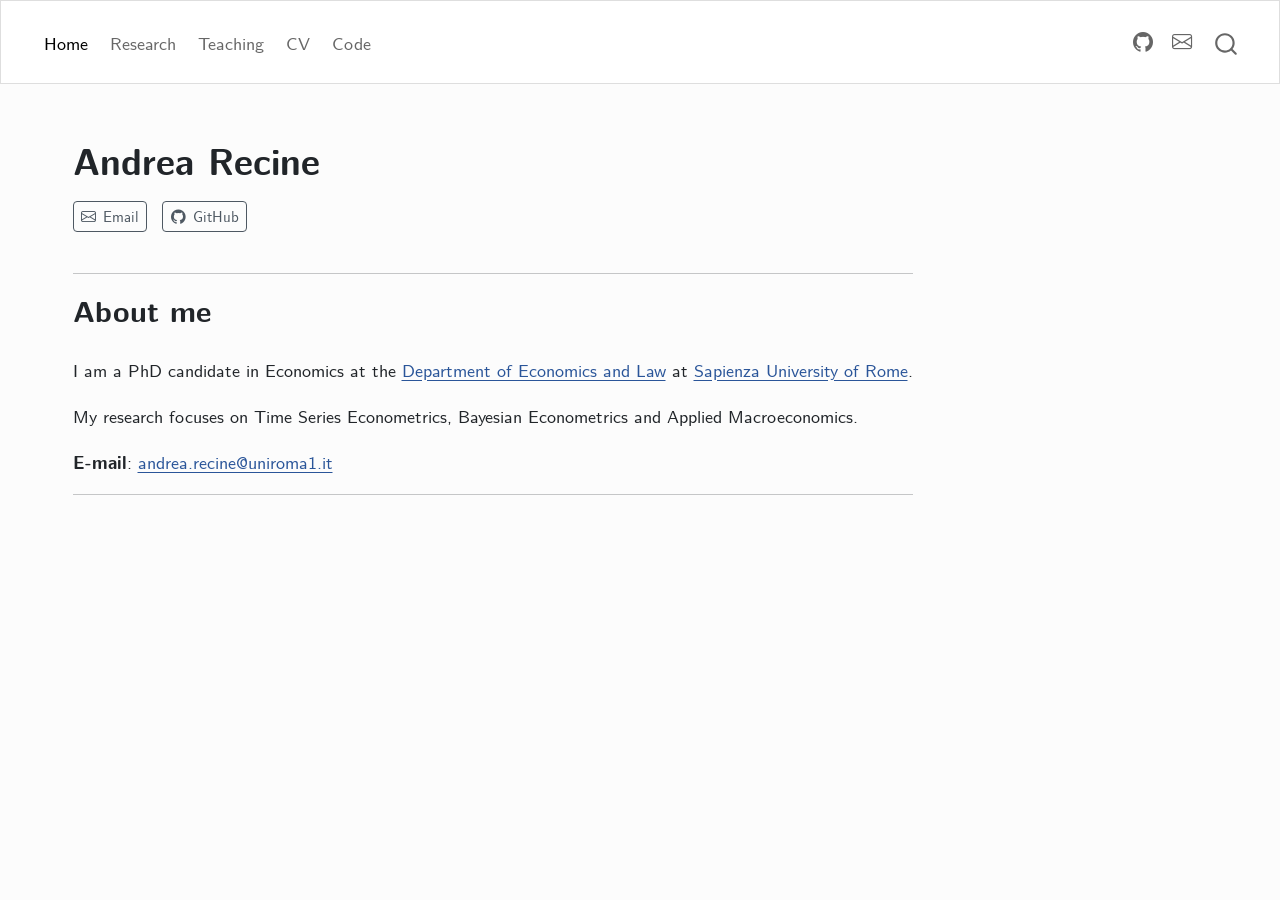
<file: docs/index.html>
<!DOCTYPE html>
<html xmlns="http://www.w3.org/1999/xhtml" lang="en" xml:lang="en"><head>

<meta charset="utf-8">
<meta name="generator" content="quarto-1.9.36">

<meta name="viewport" content="width=device-width, initial-scale=1.0, user-scalable=yes">


<title>Andrea Recine</title>
<style>
/* Default styles provided by pandoc.
** See https://pandoc.org/MANUAL.html#variables-for-html for config info.
*/
code{white-space: pre-wrap;}
span.smallcaps{font-variant: small-caps;}
div.columns{display: flex; gap: min(4vw, 1.5em);}
div.column{flex: auto; overflow-x: auto;}
div.hanging-indent{margin-left: 1.5em; text-indent: -1.5em;}
ul.task-list{list-style: none;}
ul.task-list li input[type="checkbox"] {
  width: 0.8em;
  margin: 0 0.8em 0.2em -1em; /* quarto-specific, see https://github.com/quarto-dev/quarto-cli/issues/4556 */ 
  vertical-align: middle;
}
</style>


<script src="site_libs/quarto-nav/quarto-nav.js"></script>
<script src="site_libs/quarto-nav/headroom.min.js"></script>
<script src="site_libs/clipboard/clipboard.min.js"></script>
<script src="site_libs/quarto-search/autocomplete.umd.js"></script>
<script src="site_libs/quarto-search/fuse.min.js"></script>
<script src="site_libs/quarto-search/quarto-search.js"></script>
<meta name="quarto:offset" content="./">
<script src="site_libs/quarto-html/quarto.js" type="module"></script>
<script src="site_libs/quarto-html/tabsets/tabsets.js" type="module"></script>
<script src="site_libs/quarto-html/popper.min.js"></script>
<script src="site_libs/quarto-html/tippy.umd.min.js"></script>
<link href="site_libs/quarto-html/tippy.css" rel="stylesheet">
<link href="site_libs/quarto-html/quarto-syntax-highlighting-685cb8ace66be21b8b10cab46573b50d.css" rel="stylesheet" id="quarto-text-highlighting-styles">
<script src="site_libs/bootstrap/bootstrap.min.js"></script>
<link href="site_libs/bootstrap/bootstrap-icons.css" rel="stylesheet">
<link href="site_libs/bootstrap/bootstrap-25e78c7d479662039ff8cc54b3a54b7a.min.css" rel="stylesheet" append-hash="true" id="quarto-bootstrap" data-mode="light">
<script id="quarto-search-options" type="application/json">{
  "location": "navbar",
  "copy-button": false,
  "collapse-after": 3,
  "panel-placement": "end",
  "type": "overlay",
  "limit": 50,
  "keyboard-shortcut": [
    "f",
    "/",
    "s"
  ],
  "show-item-context": false,
  "language": {
    "search-no-results-text": "No results",
    "search-matching-documents-text": "matching documents",
    "search-copy-link-title": "Copy link to search",
    "search-hide-matches-text": "Hide additional matches",
    "search-more-match-text": "more match in this document",
    "search-more-matches-text": "more matches in this document",
    "search-clear-button-title": "Clear",
    "search-text-placeholder": "",
    "search-detached-cancel-button-title": "Cancel",
    "search-submit-button-title": "Submit",
    "search-label": "Search"
  }
}</script>
<style>html{ scroll-behavior: smooth; }</style>


<link rel="canonical" href="https://andrearecine.me/">
</head>

<body class="nav-fixed quarto-light">

<div id="quarto-search-results"></div>
  <header id="quarto-header" class="headroom fixed-top">
    <nav class="navbar navbar-expand-lg " data-bs-theme="dark">
      <div class="navbar-container container-fluid">
            <div id="quarto-search" class="" title="Search"></div>
          <button class="navbar-toggler" type="button" data-bs-toggle="collapse" data-bs-target="#navbarCollapse" aria-controls="navbarCollapse" role="menu" aria-expanded="false" aria-label="Toggle navigation" onclick="if (window.quartoToggleHeadroom) { window.quartoToggleHeadroom(); }">
  <span class="navbar-toggler-icon"></span>
</button>
          <div class="collapse navbar-collapse" id="navbarCollapse">
            <ul class="navbar-nav navbar-nav-scroll me-auto">
  <li class="nav-item">
    <a class="nav-link active" href="./index.html" aria-current="page"> 
<span class="menu-text">Home</span></a>
  </li>  
  <li class="nav-item">
    <a class="nav-link" href="./research.html"> 
<span class="menu-text">Research</span></a>
  </li>  
  <li class="nav-item">
    <a class="nav-link" href="./teaching.html"> 
<span class="menu-text">Teaching</span></a>
  </li>  
  <li class="nav-item">
    <a class="nav-link" href="./cv.html"> 
<span class="menu-text">CV</span></a>
  </li>  
  <li class="nav-item">
    <a class="nav-link" href="./code.html"> 
<span class="menu-text">Code</span></a>
  </li>  
</ul>
            <ul class="navbar-nav navbar-nav-scroll ms-auto">
  <li class="nav-item compact">
    <a class="nav-link" href="https://github.com/andrerecio"> <i class="bi bi-github" role="img">
</i> 
<span class="menu-text"></span></a>
  </li>  
  <li class="nav-item compact">
    <a class="nav-link" href="mailto:andrea.recine@uniroma1.it"> <i class="bi bi-envelope" role="img">
</i> 
<span class="menu-text"></span></a>
  </li>  
</ul>
          </div> <!-- /navcollapse -->
            <div class="quarto-navbar-tools">
</div>
      </div> <!-- /container-fluid -->
    </nav>
</header>
<!-- content -->
<div id="quarto-content" class="quarto-container page-columns page-rows-contents page-layout-full page-navbar">
<!-- sidebar -->
<!-- margin-sidebar -->
    
<!-- main -->
<div class="quarto-about-solana column-page">
  <div class="about-entity">
    <div class="entity-contents">
      <header id="title-block-header" class="quarto-title-block default">
<div class="quarto-title">
<h1 class="title">Andrea Recine</h1>
</div>
<div class="quarto-title-meta column-page">
  </div>
</header> <div class="about-links">
  <a href="mailto:andrea.recine@uniroma1.it" class="about-link" rel="" target="">
    <i class="bi bi-envelope"></i>
     <span class="about-link-text">Email</span>
  </a>
  <a href="https://github.com/andrerecio" class="about-link" rel="" target="">
    <i class="bi bi-github"></i>
     <span class="about-link-text">GitHub</span>
  </a>
</div>
      <div class="about-contents"><main class="content column-page" id="quarto-document-content">
<hr>
<section id="about-me" class="level2 central">
<h2 class="central" data-anchor-id="about-me">About me</h2>
<p>I am a PhD candidate in Economics at the <a href="https://ecodir.web.uniroma1.it/it">Department of Economics and Law</a> at <a href="https://www.uniroma1.it/">Sapienza University of Rome</a>.</p>
<p>My research focuses on Time Series Econometrics, Bayesian Econometrics and Applied Macroeconomics.</p>
<p><strong>E-mail</strong>: <a href="mailto:andrea.recine@uniroma1.it">andrea.recine@uniroma1.it</a></p>
<hr>


</section>
</main></div>
    </div>
  </div>
</div>
 <!-- /main -->
<script id="quarto-html-after-body" type="application/javascript">
  window.document.addEventListener("DOMContentLoaded", function (event) {
    const isCodeAnnotation = (el) => {
      for (const clz of el.classList) {
        if (clz.startsWith('code-annotation-')) {                     
          return true;
        }
      }
      return false;
    }
    const onCopySuccess = function(e) {
      // button target
      const button = e.trigger;
      // don't keep focus
      button.blur();
      // flash "checked"
      button.classList.add('code-copy-button-checked');
      var currentTitle = button.getAttribute("title");
      button.setAttribute("title", "Copied!");
      let tooltip;
      if (window.bootstrap) {
        button.setAttribute("data-bs-toggle", "tooltip");
        button.setAttribute("data-bs-placement", "left");
        button.setAttribute("data-bs-title", "Copied!");
        tooltip = new bootstrap.Tooltip(button, 
          { trigger: "manual", 
            customClass: "code-copy-button-tooltip",
            offset: [0, -8]});
        tooltip.show();    
      }
      setTimeout(function() {
        if (tooltip) {
          tooltip.hide();
          button.removeAttribute("data-bs-title");
          button.removeAttribute("data-bs-toggle");
          button.removeAttribute("data-bs-placement");
        }
        button.setAttribute("title", currentTitle);
        button.classList.remove('code-copy-button-checked');
      }, 1000);
      // clear code selection
      e.clearSelection();
    }
    const getTextToCopy = function(trigger) {
      const outerScaffold = trigger.parentElement.cloneNode(true);
      const codeEl = outerScaffold.querySelector('code');
      for (const childEl of codeEl.children) {
        if (isCodeAnnotation(childEl)) {
          childEl.remove();
        }
      }
      return codeEl.innerText;
    }
    const clipboard = new window.ClipboardJS('.code-copy-button:not([data-in-quarto-modal])', {
      text: getTextToCopy
    });
    clipboard.on('success', onCopySuccess);
    if (window.document.getElementById('quarto-embedded-source-code-modal')) {
      const clipboardModal = new window.ClipboardJS('.code-copy-button[data-in-quarto-modal]', {
        text: getTextToCopy,
        container: window.document.getElementById('quarto-embedded-source-code-modal')
      });
      clipboardModal.on('success', onCopySuccess);
    }
      var localhostRegex = new RegExp(/^(?:http|https):\/\/localhost\:?[0-9]*\//);
      var mailtoRegex = new RegExp(/^mailto:/);
        var filterRegex = new RegExp("https:\/\/andrearecine\.me");
      var isInternal = (href) => {
          return filterRegex.test(href) || localhostRegex.test(href) || mailtoRegex.test(href);
      }
      // Inspect non-navigation links and adorn them if external
     var links = window.document.querySelectorAll('a[href]:not(.nav-link):not(.navbar-brand):not(.toc-action):not(.sidebar-link):not(.sidebar-item-toggle):not(.pagination-link):not(.no-external):not([aria-hidden]):not(.dropdown-item):not(.quarto-navigation-tool):not(.about-link)');
      for (var i=0; i<links.length; i++) {
        const link = links[i];
        if (!isInternal(link.href)) {
          // undo the damage that might have been done by quarto-nav.js in the case of
          // links that we want to consider external
          if (link.dataset.originalHref !== undefined) {
            link.href = link.dataset.originalHref;
          }
        }
      }
    function tippyHover(el, contentFn, onTriggerFn, onUntriggerFn) {
      const config = {
        allowHTML: true,
        maxWidth: 500,
        delay: 100,
        arrow: false,
        appendTo: function(el) {
            return el.parentElement;
        },
        interactive: true,
        interactiveBorder: 10,
        theme: 'quarto',
        placement: 'bottom-start',
      };
      if (contentFn) {
        config.content = contentFn;
      }
      if (onTriggerFn) {
        config.onTrigger = onTriggerFn;
      }
      if (onUntriggerFn) {
        config.onUntrigger = onUntriggerFn;
      }
      window.tippy(el, config); 
    }
    const noterefs = window.document.querySelectorAll('a[role="doc-noteref"]');
    for (var i=0; i<noterefs.length; i++) {
      const ref = noterefs[i];
      tippyHover(ref, function() {
        // use id or data attribute instead here
        let href = ref.getAttribute('data-footnote-href') || ref.getAttribute('href');
        try { href = new URL(href).hash; } catch {}
        const id = href.replace(/^#\/?/, "");
        const note = window.document.getElementById(id);
        if (note) {
          return note.innerHTML;
        } else {
          return "";
        }
      });
    }
    const xrefs = window.document.querySelectorAll('a.quarto-xref');
    const processXRef = (id, note) => {
      // Strip column container classes
      const stripColumnClz = (el) => {
        el.classList.remove("page-full", "page-columns");
        if (el.children) {
          for (const child of el.children) {
            stripColumnClz(child);
          }
        }
      }
      stripColumnClz(note)
      if (id === null || id.startsWith('sec-')) {
        // Special case sections, only their first couple elements
        const container = document.createElement("div");
        if (note.children && note.children.length > 2) {
          container.appendChild(note.children[0].cloneNode(true));
          for (let i = 1; i < note.children.length; i++) {
            const child = note.children[i];
            if (child.tagName === "P" && child.innerText === "") {
              continue;
            } else {
              container.appendChild(child.cloneNode(true));
              break;
            }
          }
          if (window.Quarto?.typesetMath) {
            window.Quarto.typesetMath(container);
          }
          return container.innerHTML
        } else {
          if (window.Quarto?.typesetMath) {
            window.Quarto.typesetMath(note);
          }
          return note.innerHTML;
        }
      } else {
        // Remove any anchor links if they are present
        const anchorLink = note.querySelector('a.anchorjs-link');
        if (anchorLink) {
          anchorLink.remove();
        }
        if (window.Quarto?.typesetMath) {
          window.Quarto.typesetMath(note);
        }
        if (note.classList.contains("callout")) {
          return note.outerHTML;
        } else {
          return note.innerHTML;
        }
      }
    }
    for (var i=0; i<xrefs.length; i++) {
      const xref = xrefs[i];
      tippyHover(xref, undefined, function(instance) {
        instance.disable();
        let url = xref.getAttribute('href');
        let hash = undefined; 
        if (url.startsWith('#')) {
          hash = url;
        } else {
          try { hash = new URL(url).hash; } catch {}
        }
        if (hash) {
          const id = hash.replace(/^#\/?/, "");
          const note = window.document.getElementById(id);
          if (note !== null) {
            try {
              const html = processXRef(id, note.cloneNode(true));
              instance.setContent(html);
            } finally {
              instance.enable();
              instance.show();
            }
          } else {
            // See if we can fetch this
            fetch(url.split('#')[0])
            .then(res => res.text())
            .then(html => {
              const parser = new DOMParser();
              const htmlDoc = parser.parseFromString(html, "text/html");
              const note = htmlDoc.getElementById(id);
              if (note !== null) {
                const html = processXRef(id, note);
                instance.setContent(html);
              } 
            }).finally(() => {
              instance.enable();
              instance.show();
            });
          }
        } else {
          // See if we can fetch a full url (with no hash to target)
          // This is a special case and we should probably do some content thinning / targeting
          fetch(url)
          .then(res => res.text())
          .then(html => {
            const parser = new DOMParser();
            const htmlDoc = parser.parseFromString(html, "text/html");
            const note = htmlDoc.querySelector('main.content');
            if (note !== null) {
              // This should only happen for chapter cross references
              // (since there is no id in the URL)
              // remove the first header
              if (note.children.length > 0 && note.children[0].tagName === "HEADER") {
                note.children[0].remove();
              }
              const html = processXRef(null, note);
              instance.setContent(html);
            } 
          }).finally(() => {
            instance.enable();
            instance.show();
          });
        }
      }, function(instance) {
      });
    }
        let selectedAnnoteEl;
        const selectorForAnnotation = ( cell, annotation) => {
          let cellAttr = 'data-code-cell="' + cell + '"';
          let lineAttr = 'data-code-annotation="' +  annotation + '"';
          const selector = 'span[' + cellAttr + '][' + lineAttr + ']';
          return selector;
        }
        const selectCodeLines = (annoteEl) => {
          const doc = window.document;
          const targetCell = annoteEl.getAttribute("data-target-cell");
          const targetAnnotation = annoteEl.getAttribute("data-target-annotation");
          const annoteSpan = window.document.querySelector(selectorForAnnotation(targetCell, targetAnnotation));
          const lines = annoteSpan.getAttribute("data-code-lines").split(",");
          const lineIds = lines.map((line) => {
            return targetCell + "-" + line;
          })
          let top = null;
          let height = null;
          let parent = null;
          if (lineIds.length > 0) {
              //compute the position of the single el (top and bottom and make a div)
              const el = window.document.getElementById(lineIds[0]);
              top = el.offsetTop;
              height = el.offsetHeight;
              parent = el.parentElement.parentElement;
            if (lineIds.length > 1) {
              const lastEl = window.document.getElementById(lineIds[lineIds.length - 1]);
              const bottom = lastEl.offsetTop + lastEl.offsetHeight;
              height = bottom - top;
            }
            if (top !== null && height !== null && parent !== null) {
              // cook up a div (if necessary) and position it 
              let div = window.document.getElementById("code-annotation-line-highlight");
              if (div === null) {
                div = window.document.createElement("div");
                div.setAttribute("id", "code-annotation-line-highlight");
                div.style.position = 'absolute';
                parent.appendChild(div);
              }
              div.style.top = top - 2 + "px";
              div.style.height = height + 4 + "px";
              div.style.left = 0;
              let gutterDiv = window.document.getElementById("code-annotation-line-highlight-gutter");
              if (gutterDiv === null) {
                gutterDiv = window.document.createElement("div");
                gutterDiv.setAttribute("id", "code-annotation-line-highlight-gutter");
                gutterDiv.style.position = 'absolute';
                const codeCell = window.document.getElementById(targetCell);
                const gutter = codeCell.querySelector('.code-annotation-gutter');
                gutter.appendChild(gutterDiv);
              }
              gutterDiv.style.top = top - 2 + "px";
              gutterDiv.style.height = height + 4 + "px";
            }
            selectedAnnoteEl = annoteEl;
          }
        };
        const unselectCodeLines = () => {
          const elementsIds = ["code-annotation-line-highlight", "code-annotation-line-highlight-gutter"];
          elementsIds.forEach((elId) => {
            const div = window.document.getElementById(elId);
            if (div) {
              div.remove();
            }
          });
          selectedAnnoteEl = undefined;
        };
          // Handle positioning of the toggle
      window.addEventListener(
        "resize",
        throttle(() => {
          elRect = undefined;
          if (selectedAnnoteEl) {
            selectCodeLines(selectedAnnoteEl);
          }
        }, 10)
      );
      function throttle(fn, ms) {
      let throttle = false;
      let timer;
        return (...args) => {
          if(!throttle) { // first call gets through
              fn.apply(this, args);
              throttle = true;
          } else { // all the others get throttled
              if(timer) clearTimeout(timer); // cancel #2
              timer = setTimeout(() => {
                fn.apply(this, args);
                timer = throttle = false;
              }, ms);
          }
        };
      }
        // Attach click handler to the DT
        const annoteDls = window.document.querySelectorAll('dt[data-target-cell]');
        for (const annoteDlNode of annoteDls) {
          annoteDlNode.addEventListener('click', (event) => {
            const clickedEl = event.target;
            if (clickedEl !== selectedAnnoteEl) {
              unselectCodeLines();
              const activeEl = window.document.querySelector('dt[data-target-cell].code-annotation-active');
              if (activeEl) {
                activeEl.classList.remove('code-annotation-active');
              }
              selectCodeLines(clickedEl);
              clickedEl.classList.add('code-annotation-active');
            } else {
              // Unselect the line
              unselectCodeLines();
              clickedEl.classList.remove('code-annotation-active');
            }
          });
        }
    const findCites = (el) => {
      const parentEl = el.parentElement;
      if (parentEl) {
        const cites = parentEl.dataset.cites;
        if (cites) {
          return {
            el,
            cites: cites.split(' ')
          };
        } else {
          return findCites(el.parentElement)
        }
      } else {
        return undefined;
      }
    };
    var bibliorefs = window.document.querySelectorAll('a[role="doc-biblioref"]');
    for (var i=0; i<bibliorefs.length; i++) {
      const ref = bibliorefs[i];
      const citeInfo = findCites(ref);
      if (citeInfo) {
        tippyHover(citeInfo.el, function() {
          var popup = window.document.createElement('div');
          citeInfo.cites.forEach(function(cite) {
            var citeDiv = window.document.createElement('div');
            citeDiv.classList.add('hanging-indent');
            citeDiv.classList.add('csl-entry');
            var biblioDiv = window.document.getElementById('ref-' + cite);
            if (biblioDiv) {
              citeDiv.innerHTML = biblioDiv.innerHTML;
            }
            popup.appendChild(citeDiv);
          });
          return popup.innerHTML;
        });
      }
    }
  });
  </script>
</div> <!-- /content -->




<script src="site_libs/quarto-html/zenscroll-min.js"></script>
</body></html>
</file>
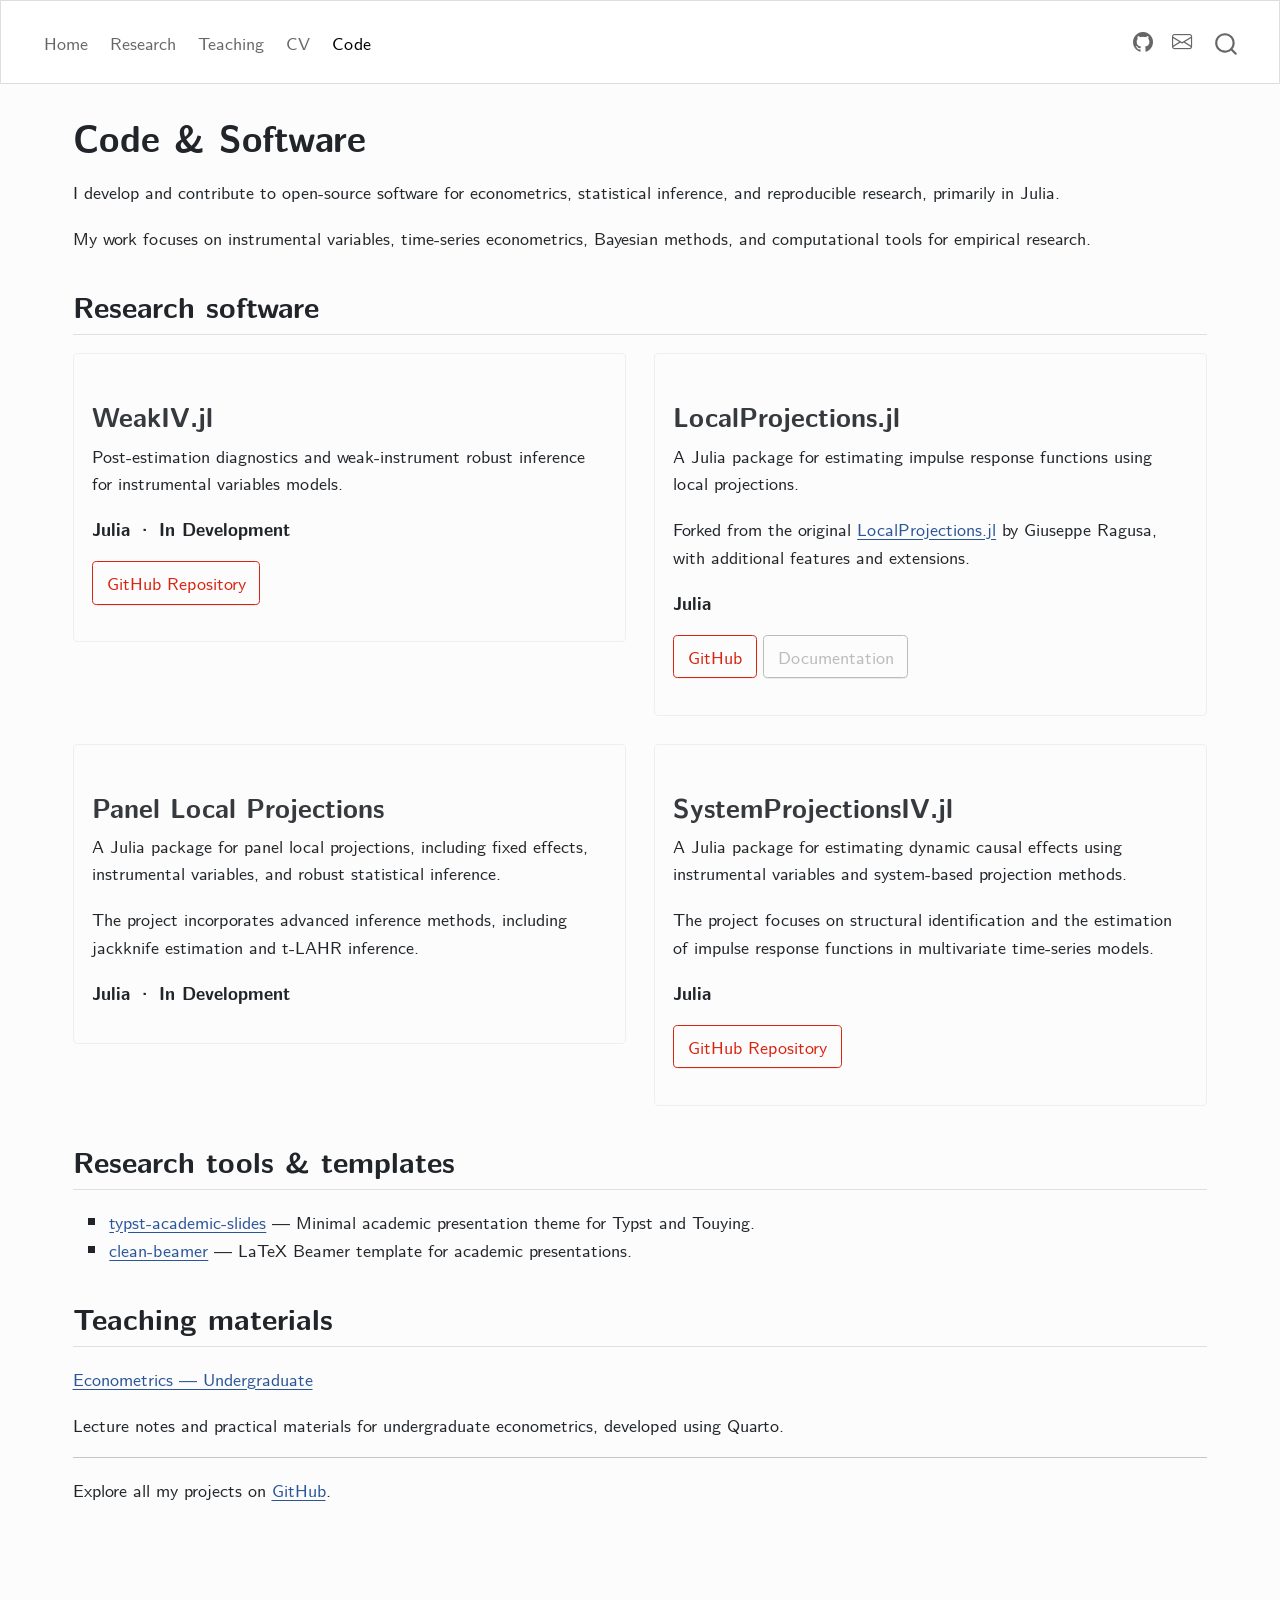
<file: docs/code.html>
<!DOCTYPE html>
<html xmlns="http://www.w3.org/1999/xhtml" lang="en" xml:lang="en"><head>

<meta charset="utf-8">
<meta name="generator" content="quarto-1.9.36">

<meta name="viewport" content="width=device-width, initial-scale=1.0, user-scalable=yes">


<title>Code &amp; Software – Andrea Recine</title>
<style>
/* Default styles provided by pandoc.
** See https://pandoc.org/MANUAL.html#variables-for-html for config info.
*/
code{white-space: pre-wrap;}
span.smallcaps{font-variant: small-caps;}
div.columns{display: flex; gap: min(4vw, 1.5em);}
div.column{flex: auto; overflow-x: auto;}
div.hanging-indent{margin-left: 1.5em; text-indent: -1.5em;}
ul.task-list{list-style: none;}
ul.task-list li input[type="checkbox"] {
  width: 0.8em;
  margin: 0 0.8em 0.2em -1em; /* quarto-specific, see https://github.com/quarto-dev/quarto-cli/issues/4556 */ 
  vertical-align: middle;
}
</style>


<script src="site_libs/quarto-nav/quarto-nav.js"></script>
<script src="site_libs/quarto-nav/headroom.min.js"></script>
<script src="site_libs/clipboard/clipboard.min.js"></script>
<script src="site_libs/quarto-search/autocomplete.umd.js"></script>
<script src="site_libs/quarto-search/fuse.min.js"></script>
<script src="site_libs/quarto-search/quarto-search.js"></script>
<meta name="quarto:offset" content="./">
<script src="site_libs/quarto-html/quarto.js" type="module"></script>
<script src="site_libs/quarto-html/tabsets/tabsets.js" type="module"></script>
<script src="site_libs/quarto-html/popper.min.js"></script>
<script src="site_libs/quarto-html/tippy.umd.min.js"></script>
<script src="site_libs/quarto-html/anchor.min.js"></script>
<link href="site_libs/quarto-html/tippy.css" rel="stylesheet">
<link href="site_libs/quarto-html/quarto-syntax-highlighting-685cb8ace66be21b8b10cab46573b50d.css" rel="stylesheet" id="quarto-text-highlighting-styles">
<script src="site_libs/bootstrap/bootstrap.min.js"></script>
<link href="site_libs/bootstrap/bootstrap-icons.css" rel="stylesheet">
<link href="site_libs/bootstrap/bootstrap-25e78c7d479662039ff8cc54b3a54b7a.min.css" rel="stylesheet" append-hash="true" id="quarto-bootstrap" data-mode="light">
<script id="quarto-search-options" type="application/json">{
  "location": "navbar",
  "copy-button": false,
  "collapse-after": 3,
  "panel-placement": "end",
  "type": "overlay",
  "limit": 50,
  "keyboard-shortcut": [
    "f",
    "/",
    "s"
  ],
  "show-item-context": false,
  "language": {
    "search-no-results-text": "No results",
    "search-matching-documents-text": "matching documents",
    "search-copy-link-title": "Copy link to search",
    "search-hide-matches-text": "Hide additional matches",
    "search-more-match-text": "more match in this document",
    "search-more-matches-text": "more matches in this document",
    "search-clear-button-title": "Clear",
    "search-text-placeholder": "",
    "search-detached-cancel-button-title": "Cancel",
    "search-submit-button-title": "Submit",
    "search-label": "Search"
  }
}</script>
<style>html{ scroll-behavior: smooth; }</style>


<link rel="canonical" href="https://andrearecine.me/code.html">
</head>

<body class="nav-fixed quarto-light">

<div id="quarto-search-results"></div>
  <header id="quarto-header" class="headroom fixed-top">
    <nav class="navbar navbar-expand-lg " data-bs-theme="dark">
      <div class="navbar-container container-fluid">
            <div id="quarto-search" class="" title="Search"></div>
          <button class="navbar-toggler" type="button" data-bs-toggle="collapse" data-bs-target="#navbarCollapse" aria-controls="navbarCollapse" role="menu" aria-expanded="false" aria-label="Toggle navigation" onclick="if (window.quartoToggleHeadroom) { window.quartoToggleHeadroom(); }">
  <span class="navbar-toggler-icon"></span>
</button>
          <div class="collapse navbar-collapse" id="navbarCollapse">
            <ul class="navbar-nav navbar-nav-scroll me-auto">
  <li class="nav-item">
    <a class="nav-link" href="./index.html"> 
<span class="menu-text">Home</span></a>
  </li>  
  <li class="nav-item">
    <a class="nav-link" href="./research.html"> 
<span class="menu-text">Research</span></a>
  </li>  
  <li class="nav-item">
    <a class="nav-link" href="./teaching.html"> 
<span class="menu-text">Teaching</span></a>
  </li>  
  <li class="nav-item">
    <a class="nav-link" href="./cv.html"> 
<span class="menu-text">CV</span></a>
  </li>  
  <li class="nav-item">
    <a class="nav-link active" href="./code.html" aria-current="page"> 
<span class="menu-text">Code</span></a>
  </li>  
</ul>
            <ul class="navbar-nav navbar-nav-scroll ms-auto">
  <li class="nav-item compact">
    <a class="nav-link" href="https://github.com/andrerecio"> <i class="bi bi-github" role="img">
</i> 
<span class="menu-text"></span></a>
  </li>  
  <li class="nav-item compact">
    <a class="nav-link" href="mailto:andrea.recine@uniroma1.it"> <i class="bi bi-envelope" role="img">
</i> 
<span class="menu-text"></span></a>
  </li>  
</ul>
          </div> <!-- /navcollapse -->
            <div class="quarto-navbar-tools">
</div>
      </div> <!-- /container-fluid -->
    </nav>
</header>
<!-- content -->
<div id="quarto-content" class="quarto-container page-columns page-rows-contents page-layout-full page-navbar">
<!-- sidebar -->
<!-- margin-sidebar -->
    
<!-- main -->
<main class="content column-page" id="quarto-document-content">

<header id="title-block-header" class="quarto-title-block default">
<div class="quarto-title">
<h1 class="title">Code &amp; Software</h1>
</div>



<div class="quarto-title-meta column-page">

    
  
    
  </div>
  


</header>


<p>I develop and contribute to open-source software for econometrics, statistical inference, and reproducible research, primarily in Julia.</p>
<p>My work focuses on instrumental variables, time-series econometrics, Bayesian methods, and computational tools for empirical research.</p>
<section id="research-software" class="level2">
<h2 class="anchored" data-anchor-id="research-software">Research software</h2>
<div class="grid">
<div class="g-col-12 g-col-md-6">
<div class="card">
<section id="weakiv.jl" class="level3 card-body">
<h3 class="anchored" data-anchor-id="weakiv.jl">WeakIV.jl</h3>
<p>Post-estimation diagnostics and weak-instrument robust inference for instrumental variables models.</p>
<p><strong>Julia · In Development</strong></p>
<p><a href="https://github.com/andrerecio/WeakIV.jl" class="btn btn-outline-primary">GitHub Repository</a></p>
</section>
</div>
</div>
<div class="g-col-12 g-col-md-6">
<div class="card">
<section id="localprojections.jl" class="level3 card-body">
<h3 class="anchored" data-anchor-id="localprojections.jl">LocalProjections.jl</h3>
<p>A Julia package for estimating impulse response functions using local projections.</p>
<p>Forked from the original <a href="https://github.com/gragusa/LocalProjections.jl">LocalProjections.jl</a> by Giuseppe Ragusa, with additional features and extensions.</p>
<p><strong>Julia</strong></p>
<p><a href="https://github.com/andrerecio/LocalProjections.jl" class="btn btn-outline-primary">GitHub</a> <a href="https://andrearecine.me/LocalProjections.jl/" class="btn btn-outline-secondary">Documentation</a></p>
</section>
</div>
</div>
<div class="g-col-12 g-col-md-6">
<div class="card">
<section id="panel-local-projections" class="level3 card-body">
<h3 class="anchored" data-anchor-id="panel-local-projections">Panel Local Projections</h3>
<p>A Julia package for panel local projections, including fixed effects, instrumental variables, and robust statistical inference.</p>
<p>The project incorporates advanced inference methods, including jackknife estimation and t-LAHR inference.</p>
<p><strong>Julia · In Development</strong></p>
</section>
</div>
</div>
<div class="g-col-12 g-col-md-6">
<div class="card">
<section id="systemprojectionsiv.jl" class="level3 card-body">
<h3 class="anchored" data-anchor-id="systemprojectionsiv.jl">SystemProjectionsIV.jl</h3>
<p>A Julia package for estimating dynamic causal effects using instrumental variables and system-based projection methods.</p>
<p>The project focuses on structural identification and the estimation of impulse response functions in multivariate time-series models.</p>
<p><strong>Julia</strong></p>
<p><a href="https://github.com/andrerecio/SystemProjectionsIV.jl" class="btn btn-outline-primary">GitHub Repository</a></p>
</section>
</div>
</div>
</div>
</section>
<section id="research-tools-templates" class="level2">
<h2 class="anchored" data-anchor-id="research-tools-templates">Research tools &amp; templates</h2>
<ul>
<li><a href="https://github.com/andrerecio/typst-academic-slides">typst-academic-slides</a> — Minimal academic presentation theme for Typst and Touying.</li>
<li><a href="https://github.com/andrerecio/clean-beamer">clean-beamer</a> — LaTeX Beamer template for academic presentations.</li>
</ul>
</section>
<section id="teaching-materials" class="level2">
<h2 class="anchored" data-anchor-id="teaching-materials">Teaching materials</h2>
<p><a href="https://github.com/andrerecio/econometrics-undergraduate">Econometrics — Undergraduate</a></p>
<p>Lecture notes and practical materials for undergraduate econometrics, developed using Quarto.</p>
<hr>
<p>Explore all my projects on <a href="https://github.com/andrerecio">GitHub</a>.</p>


</section>

</main> <!-- /main -->
<script id="quarto-html-after-body" type="application/javascript">
  window.document.addEventListener("DOMContentLoaded", function (event) {
    const icon = "";
    const anchorJS = new window.AnchorJS();
    anchorJS.options = {
      placement: 'right',
      icon: icon
    };
    anchorJS.add('.anchored');
    const isCodeAnnotation = (el) => {
      for (const clz of el.classList) {
        if (clz.startsWith('code-annotation-')) {                     
          return true;
        }
      }
      return false;
    }
    const onCopySuccess = function(e) {
      // button target
      const button = e.trigger;
      // don't keep focus
      button.blur();
      // flash "checked"
      button.classList.add('code-copy-button-checked');
      var currentTitle = button.getAttribute("title");
      button.setAttribute("title", "Copied!");
      let tooltip;
      if (window.bootstrap) {
        button.setAttribute("data-bs-toggle", "tooltip");
        button.setAttribute("data-bs-placement", "left");
        button.setAttribute("data-bs-title", "Copied!");
        tooltip = new bootstrap.Tooltip(button, 
          { trigger: "manual", 
            customClass: "code-copy-button-tooltip",
            offset: [0, -8]});
        tooltip.show();    
      }
      setTimeout(function() {
        if (tooltip) {
          tooltip.hide();
          button.removeAttribute("data-bs-title");
          button.removeAttribute("data-bs-toggle");
          button.removeAttribute("data-bs-placement");
        }
        button.setAttribute("title", currentTitle);
        button.classList.remove('code-copy-button-checked');
      }, 1000);
      // clear code selection
      e.clearSelection();
    }
    const getTextToCopy = function(trigger) {
      const outerScaffold = trigger.parentElement.cloneNode(true);
      const codeEl = outerScaffold.querySelector('code');
      for (const childEl of codeEl.children) {
        if (isCodeAnnotation(childEl)) {
          childEl.remove();
        }
      }
      return codeEl.innerText;
    }
    const clipboard = new window.ClipboardJS('.code-copy-button:not([data-in-quarto-modal])', {
      text: getTextToCopy
    });
    clipboard.on('success', onCopySuccess);
    if (window.document.getElementById('quarto-embedded-source-code-modal')) {
      const clipboardModal = new window.ClipboardJS('.code-copy-button[data-in-quarto-modal]', {
        text: getTextToCopy,
        container: window.document.getElementById('quarto-embedded-source-code-modal')
      });
      clipboardModal.on('success', onCopySuccess);
    }
      var localhostRegex = new RegExp(/^(?:http|https):\/\/localhost\:?[0-9]*\//);
      var mailtoRegex = new RegExp(/^mailto:/);
        var filterRegex = new RegExp("https:\/\/andrearecine\.me");
      var isInternal = (href) => {
          return filterRegex.test(href) || localhostRegex.test(href) || mailtoRegex.test(href);
      }
      // Inspect non-navigation links and adorn them if external
     var links = window.document.querySelectorAll('a[href]:not(.nav-link):not(.navbar-brand):not(.toc-action):not(.sidebar-link):not(.sidebar-item-toggle):not(.pagination-link):not(.no-external):not([aria-hidden]):not(.dropdown-item):not(.quarto-navigation-tool):not(.about-link)');
      for (var i=0; i<links.length; i++) {
        const link = links[i];
        if (!isInternal(link.href)) {
          // undo the damage that might have been done by quarto-nav.js in the case of
          // links that we want to consider external
          if (link.dataset.originalHref !== undefined) {
            link.href = link.dataset.originalHref;
          }
        }
      }
    function tippyHover(el, contentFn, onTriggerFn, onUntriggerFn) {
      const config = {
        allowHTML: true,
        maxWidth: 500,
        delay: 100,
        arrow: false,
        appendTo: function(el) {
            return el.parentElement;
        },
        interactive: true,
        interactiveBorder: 10,
        theme: 'quarto',
        placement: 'bottom-start',
      };
      if (contentFn) {
        config.content = contentFn;
      }
      if (onTriggerFn) {
        config.onTrigger = onTriggerFn;
      }
      if (onUntriggerFn) {
        config.onUntrigger = onUntriggerFn;
      }
      window.tippy(el, config); 
    }
    const noterefs = window.document.querySelectorAll('a[role="doc-noteref"]');
    for (var i=0; i<noterefs.length; i++) {
      const ref = noterefs[i];
      tippyHover(ref, function() {
        // use id or data attribute instead here
        let href = ref.getAttribute('data-footnote-href') || ref.getAttribute('href');
        try { href = new URL(href).hash; } catch {}
        const id = href.replace(/^#\/?/, "");
        const note = window.document.getElementById(id);
        if (note) {
          return note.innerHTML;
        } else {
          return "";
        }
      });
    }
    const xrefs = window.document.querySelectorAll('a.quarto-xref');
    const processXRef = (id, note) => {
      // Strip column container classes
      const stripColumnClz = (el) => {
        el.classList.remove("page-full", "page-columns");
        if (el.children) {
          for (const child of el.children) {
            stripColumnClz(child);
          }
        }
      }
      stripColumnClz(note)
      if (id === null || id.startsWith('sec-')) {
        // Special case sections, only their first couple elements
        const container = document.createElement("div");
        if (note.children && note.children.length > 2) {
          container.appendChild(note.children[0].cloneNode(true));
          for (let i = 1; i < note.children.length; i++) {
            const child = note.children[i];
            if (child.tagName === "P" && child.innerText === "") {
              continue;
            } else {
              container.appendChild(child.cloneNode(true));
              break;
            }
          }
          if (window.Quarto?.typesetMath) {
            window.Quarto.typesetMath(container);
          }
          return container.innerHTML
        } else {
          if (window.Quarto?.typesetMath) {
            window.Quarto.typesetMath(note);
          }
          return note.innerHTML;
        }
      } else {
        // Remove any anchor links if they are present
        const anchorLink = note.querySelector('a.anchorjs-link');
        if (anchorLink) {
          anchorLink.remove();
        }
        if (window.Quarto?.typesetMath) {
          window.Quarto.typesetMath(note);
        }
        if (note.classList.contains("callout")) {
          return note.outerHTML;
        } else {
          return note.innerHTML;
        }
      }
    }
    for (var i=0; i<xrefs.length; i++) {
      const xref = xrefs[i];
      tippyHover(xref, undefined, function(instance) {
        instance.disable();
        let url = xref.getAttribute('href');
        let hash = undefined; 
        if (url.startsWith('#')) {
          hash = url;
        } else {
          try { hash = new URL(url).hash; } catch {}
        }
        if (hash) {
          const id = hash.replace(/^#\/?/, "");
          const note = window.document.getElementById(id);
          if (note !== null) {
            try {
              const html = processXRef(id, note.cloneNode(true));
              instance.setContent(html);
            } finally {
              instance.enable();
              instance.show();
            }
          } else {
            // See if we can fetch this
            fetch(url.split('#')[0])
            .then(res => res.text())
            .then(html => {
              const parser = new DOMParser();
              const htmlDoc = parser.parseFromString(html, "text/html");
              const note = htmlDoc.getElementById(id);
              if (note !== null) {
                const html = processXRef(id, note);
                instance.setContent(html);
              } 
            }).finally(() => {
              instance.enable();
              instance.show();
            });
          }
        } else {
          // See if we can fetch a full url (with no hash to target)
          // This is a special case and we should probably do some content thinning / targeting
          fetch(url)
          .then(res => res.text())
          .then(html => {
            const parser = new DOMParser();
            const htmlDoc = parser.parseFromString(html, "text/html");
            const note = htmlDoc.querySelector('main.content');
            if (note !== null) {
              // This should only happen for chapter cross references
              // (since there is no id in the URL)
              // remove the first header
              if (note.children.length > 0 && note.children[0].tagName === "HEADER") {
                note.children[0].remove();
              }
              const html = processXRef(null, note);
              instance.setContent(html);
            } 
          }).finally(() => {
            instance.enable();
            instance.show();
          });
        }
      }, function(instance) {
      });
    }
        let selectedAnnoteEl;
        const selectorForAnnotation = ( cell, annotation) => {
          let cellAttr = 'data-code-cell="' + cell + '"';
          let lineAttr = 'data-code-annotation="' +  annotation + '"';
          const selector = 'span[' + cellAttr + '][' + lineAttr + ']';
          return selector;
        }
        const selectCodeLines = (annoteEl) => {
          const doc = window.document;
          const targetCell = annoteEl.getAttribute("data-target-cell");
          const targetAnnotation = annoteEl.getAttribute("data-target-annotation");
          const annoteSpan = window.document.querySelector(selectorForAnnotation(targetCell, targetAnnotation));
          const lines = annoteSpan.getAttribute("data-code-lines").split(",");
          const lineIds = lines.map((line) => {
            return targetCell + "-" + line;
          })
          let top = null;
          let height = null;
          let parent = null;
          if (lineIds.length > 0) {
              //compute the position of the single el (top and bottom and make a div)
              const el = window.document.getElementById(lineIds[0]);
              top = el.offsetTop;
              height = el.offsetHeight;
              parent = el.parentElement.parentElement;
            if (lineIds.length > 1) {
              const lastEl = window.document.getElementById(lineIds[lineIds.length - 1]);
              const bottom = lastEl.offsetTop + lastEl.offsetHeight;
              height = bottom - top;
            }
            if (top !== null && height !== null && parent !== null) {
              // cook up a div (if necessary) and position it 
              let div = window.document.getElementById("code-annotation-line-highlight");
              if (div === null) {
                div = window.document.createElement("div");
                div.setAttribute("id", "code-annotation-line-highlight");
                div.style.position = 'absolute';
                parent.appendChild(div);
              }
              div.style.top = top - 2 + "px";
              div.style.height = height + 4 + "px";
              div.style.left = 0;
              let gutterDiv = window.document.getElementById("code-annotation-line-highlight-gutter");
              if (gutterDiv === null) {
                gutterDiv = window.document.createElement("div");
                gutterDiv.setAttribute("id", "code-annotation-line-highlight-gutter");
                gutterDiv.style.position = 'absolute';
                const codeCell = window.document.getElementById(targetCell);
                const gutter = codeCell.querySelector('.code-annotation-gutter');
                gutter.appendChild(gutterDiv);
              }
              gutterDiv.style.top = top - 2 + "px";
              gutterDiv.style.height = height + 4 + "px";
            }
            selectedAnnoteEl = annoteEl;
          }
        };
        const unselectCodeLines = () => {
          const elementsIds = ["code-annotation-line-highlight", "code-annotation-line-highlight-gutter"];
          elementsIds.forEach((elId) => {
            const div = window.document.getElementById(elId);
            if (div) {
              div.remove();
            }
          });
          selectedAnnoteEl = undefined;
        };
          // Handle positioning of the toggle
      window.addEventListener(
        "resize",
        throttle(() => {
          elRect = undefined;
          if (selectedAnnoteEl) {
            selectCodeLines(selectedAnnoteEl);
          }
        }, 10)
      );
      function throttle(fn, ms) {
      let throttle = false;
      let timer;
        return (...args) => {
          if(!throttle) { // first call gets through
              fn.apply(this, args);
              throttle = true;
          } else { // all the others get throttled
              if(timer) clearTimeout(timer); // cancel #2
              timer = setTimeout(() => {
                fn.apply(this, args);
                timer = throttle = false;
              }, ms);
          }
        };
      }
        // Attach click handler to the DT
        const annoteDls = window.document.querySelectorAll('dt[data-target-cell]');
        for (const annoteDlNode of annoteDls) {
          annoteDlNode.addEventListener('click', (event) => {
            const clickedEl = event.target;
            if (clickedEl !== selectedAnnoteEl) {
              unselectCodeLines();
              const activeEl = window.document.querySelector('dt[data-target-cell].code-annotation-active');
              if (activeEl) {
                activeEl.classList.remove('code-annotation-active');
              }
              selectCodeLines(clickedEl);
              clickedEl.classList.add('code-annotation-active');
            } else {
              // Unselect the line
              unselectCodeLines();
              clickedEl.classList.remove('code-annotation-active');
            }
          });
        }
    const findCites = (el) => {
      const parentEl = el.parentElement;
      if (parentEl) {
        const cites = parentEl.dataset.cites;
        if (cites) {
          return {
            el,
            cites: cites.split(' ')
          };
        } else {
          return findCites(el.parentElement)
        }
      } else {
        return undefined;
      }
    };
    var bibliorefs = window.document.querySelectorAll('a[role="doc-biblioref"]');
    for (var i=0; i<bibliorefs.length; i++) {
      const ref = bibliorefs[i];
      const citeInfo = findCites(ref);
      if (citeInfo) {
        tippyHover(citeInfo.el, function() {
          var popup = window.document.createElement('div');
          citeInfo.cites.forEach(function(cite) {
            var citeDiv = window.document.createElement('div');
            citeDiv.classList.add('hanging-indent');
            citeDiv.classList.add('csl-entry');
            var biblioDiv = window.document.getElementById('ref-' + cite);
            if (biblioDiv) {
              citeDiv.innerHTML = biblioDiv.innerHTML;
            }
            popup.appendChild(citeDiv);
          });
          return popup.innerHTML;
        });
      }
    }
  });
  </script>
</div> <!-- /content -->




<script src="site_libs/quarto-html/zenscroll-min.js"></script>
</body></html>
</file>
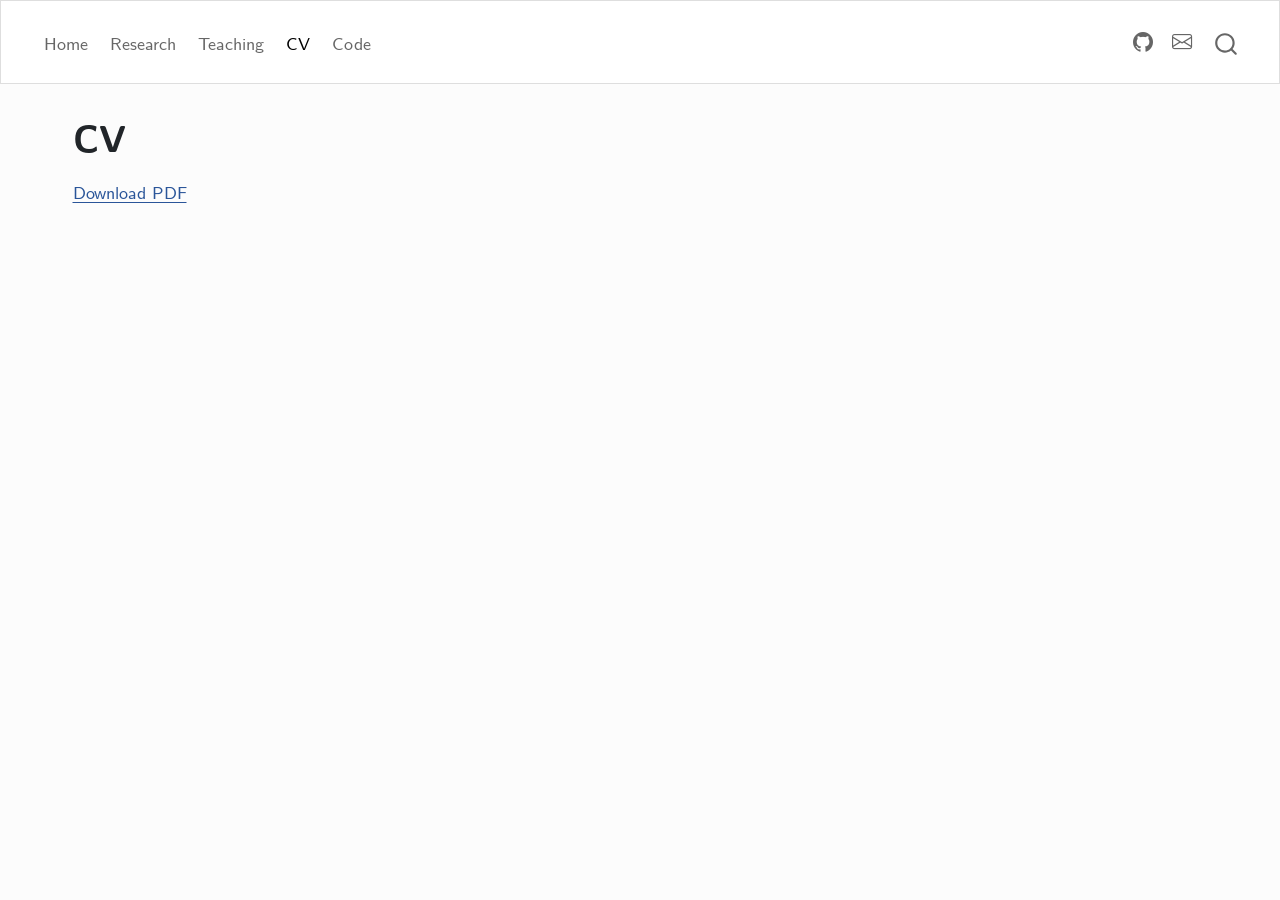
<file: docs/cv.html>
<!DOCTYPE html>
<html xmlns="http://www.w3.org/1999/xhtml" lang="en" xml:lang="en"><head>

<meta charset="utf-8">
<meta name="generator" content="quarto-1.9.36">

<meta name="viewport" content="width=device-width, initial-scale=1.0, user-scalable=yes">


<title>CV – Andrea Recine</title>
<style>
/* Default styles provided by pandoc.
** See https://pandoc.org/MANUAL.html#variables-for-html for config info.
*/
code{white-space: pre-wrap;}
span.smallcaps{font-variant: small-caps;}
div.columns{display: flex; gap: min(4vw, 1.5em);}
div.column{flex: auto; overflow-x: auto;}
div.hanging-indent{margin-left: 1.5em; text-indent: -1.5em;}
ul.task-list{list-style: none;}
ul.task-list li input[type="checkbox"] {
  width: 0.8em;
  margin: 0 0.8em 0.2em -1em; /* quarto-specific, see https://github.com/quarto-dev/quarto-cli/issues/4556 */ 
  vertical-align: middle;
}
</style>


<script src="site_libs/quarto-nav/quarto-nav.js"></script>
<script src="site_libs/quarto-nav/headroom.min.js"></script>
<script src="site_libs/clipboard/clipboard.min.js"></script>
<script src="site_libs/quarto-search/autocomplete.umd.js"></script>
<script src="site_libs/quarto-search/fuse.min.js"></script>
<script src="site_libs/quarto-search/quarto-search.js"></script>
<meta name="quarto:offset" content="./">
<script src="site_libs/quarto-html/quarto.js" type="module"></script>
<script src="site_libs/quarto-html/tabsets/tabsets.js" type="module"></script>
<script src="site_libs/quarto-html/popper.min.js"></script>
<script src="site_libs/quarto-html/tippy.umd.min.js"></script>
<script src="site_libs/quarto-html/anchor.min.js"></script>
<link href="site_libs/quarto-html/tippy.css" rel="stylesheet">
<link href="site_libs/quarto-html/quarto-syntax-highlighting-685cb8ace66be21b8b10cab46573b50d.css" rel="stylesheet" id="quarto-text-highlighting-styles">
<script src="site_libs/bootstrap/bootstrap.min.js"></script>
<link href="site_libs/bootstrap/bootstrap-icons.css" rel="stylesheet">
<link href="site_libs/bootstrap/bootstrap-25e78c7d479662039ff8cc54b3a54b7a.min.css" rel="stylesheet" append-hash="true" id="quarto-bootstrap" data-mode="light">
<script id="quarto-search-options" type="application/json">{
  "location": "navbar",
  "copy-button": false,
  "collapse-after": 3,
  "panel-placement": "end",
  "type": "overlay",
  "limit": 50,
  "keyboard-shortcut": [
    "f",
    "/",
    "s"
  ],
  "show-item-context": false,
  "language": {
    "search-no-results-text": "No results",
    "search-matching-documents-text": "matching documents",
    "search-copy-link-title": "Copy link to search",
    "search-hide-matches-text": "Hide additional matches",
    "search-more-match-text": "more match in this document",
    "search-more-matches-text": "more matches in this document",
    "search-clear-button-title": "Clear",
    "search-text-placeholder": "",
    "search-detached-cancel-button-title": "Cancel",
    "search-submit-button-title": "Submit",
    "search-label": "Search"
  }
}</script>
<style>html{ scroll-behavior: smooth; }</style>


<link rel="canonical" href="https://andrearecine.me/cv.html">
</head>

<body class="nav-fixed quarto-light">

<div id="quarto-search-results"></div>
  <header id="quarto-header" class="headroom fixed-top">
    <nav class="navbar navbar-expand-lg " data-bs-theme="dark">
      <div class="navbar-container container-fluid">
            <div id="quarto-search" class="" title="Search"></div>
          <button class="navbar-toggler" type="button" data-bs-toggle="collapse" data-bs-target="#navbarCollapse" aria-controls="navbarCollapse" role="menu" aria-expanded="false" aria-label="Toggle navigation" onclick="if (window.quartoToggleHeadroom) { window.quartoToggleHeadroom(); }">
  <span class="navbar-toggler-icon"></span>
</button>
          <div class="collapse navbar-collapse" id="navbarCollapse">
            <ul class="navbar-nav navbar-nav-scroll me-auto">
  <li class="nav-item">
    <a class="nav-link" href="./index.html"> 
<span class="menu-text">Home</span></a>
  </li>  
  <li class="nav-item">
    <a class="nav-link" href="./research.html"> 
<span class="menu-text">Research</span></a>
  </li>  
  <li class="nav-item">
    <a class="nav-link" href="./teaching.html"> 
<span class="menu-text">Teaching</span></a>
  </li>  
  <li class="nav-item">
    <a class="nav-link active" href="./cv.html" aria-current="page"> 
<span class="menu-text">CV</span></a>
  </li>  
  <li class="nav-item">
    <a class="nav-link" href="./code.html"> 
<span class="menu-text">Code</span></a>
  </li>  
</ul>
            <ul class="navbar-nav navbar-nav-scroll ms-auto">
  <li class="nav-item compact">
    <a class="nav-link" href="https://github.com/andrerecio"> <i class="bi bi-github" role="img">
</i> 
<span class="menu-text"></span></a>
  </li>  
  <li class="nav-item compact">
    <a class="nav-link" href="mailto:andrea.recine@uniroma1.it"> <i class="bi bi-envelope" role="img">
</i> 
<span class="menu-text"></span></a>
  </li>  
</ul>
          </div> <!-- /navcollapse -->
            <div class="quarto-navbar-tools">
</div>
      </div> <!-- /container-fluid -->
    </nav>
</header>
<!-- content -->
<div id="quarto-content" class="quarto-container page-columns page-rows-contents page-layout-full page-navbar">
<!-- sidebar -->
<!-- margin-sidebar -->
    
<!-- main -->
<main class="content column-page" id="quarto-document-content">

<header id="title-block-header" class="quarto-title-block default">
<div class="quarto-title">
<h1 class="title">CV</h1>
</div>



<div class="quarto-title-meta column-page">

    
  
    
  </div>
  


</header>


<p><a href="cv.pdf">Download PDF</a></p>



</main> <!-- /main -->
<script id="quarto-html-after-body" type="application/javascript">
  window.document.addEventListener("DOMContentLoaded", function (event) {
    const icon = "";
    const anchorJS = new window.AnchorJS();
    anchorJS.options = {
      placement: 'right',
      icon: icon
    };
    anchorJS.add('.anchored');
    const isCodeAnnotation = (el) => {
      for (const clz of el.classList) {
        if (clz.startsWith('code-annotation-')) {                     
          return true;
        }
      }
      return false;
    }
    const onCopySuccess = function(e) {
      // button target
      const button = e.trigger;
      // don't keep focus
      button.blur();
      // flash "checked"
      button.classList.add('code-copy-button-checked');
      var currentTitle = button.getAttribute("title");
      button.setAttribute("title", "Copied!");
      let tooltip;
      if (window.bootstrap) {
        button.setAttribute("data-bs-toggle", "tooltip");
        button.setAttribute("data-bs-placement", "left");
        button.setAttribute("data-bs-title", "Copied!");
        tooltip = new bootstrap.Tooltip(button, 
          { trigger: "manual", 
            customClass: "code-copy-button-tooltip",
            offset: [0, -8]});
        tooltip.show();    
      }
      setTimeout(function() {
        if (tooltip) {
          tooltip.hide();
          button.removeAttribute("data-bs-title");
          button.removeAttribute("data-bs-toggle");
          button.removeAttribute("data-bs-placement");
        }
        button.setAttribute("title", currentTitle);
        button.classList.remove('code-copy-button-checked');
      }, 1000);
      // clear code selection
      e.clearSelection();
    }
    const getTextToCopy = function(trigger) {
      const outerScaffold = trigger.parentElement.cloneNode(true);
      const codeEl = outerScaffold.querySelector('code');
      for (const childEl of codeEl.children) {
        if (isCodeAnnotation(childEl)) {
          childEl.remove();
        }
      }
      return codeEl.innerText;
    }
    const clipboard = new window.ClipboardJS('.code-copy-button:not([data-in-quarto-modal])', {
      text: getTextToCopy
    });
    clipboard.on('success', onCopySuccess);
    if (window.document.getElementById('quarto-embedded-source-code-modal')) {
      const clipboardModal = new window.ClipboardJS('.code-copy-button[data-in-quarto-modal]', {
        text: getTextToCopy,
        container: window.document.getElementById('quarto-embedded-source-code-modal')
      });
      clipboardModal.on('success', onCopySuccess);
    }
      var localhostRegex = new RegExp(/^(?:http|https):\/\/localhost\:?[0-9]*\//);
      var mailtoRegex = new RegExp(/^mailto:/);
        var filterRegex = new RegExp("https:\/\/andrearecine\.me");
      var isInternal = (href) => {
          return filterRegex.test(href) || localhostRegex.test(href) || mailtoRegex.test(href);
      }
      // Inspect non-navigation links and adorn them if external
     var links = window.document.querySelectorAll('a[href]:not(.nav-link):not(.navbar-brand):not(.toc-action):not(.sidebar-link):not(.sidebar-item-toggle):not(.pagination-link):not(.no-external):not([aria-hidden]):not(.dropdown-item):not(.quarto-navigation-tool):not(.about-link)');
      for (var i=0; i<links.length; i++) {
        const link = links[i];
        if (!isInternal(link.href)) {
          // undo the damage that might have been done by quarto-nav.js in the case of
          // links that we want to consider external
          if (link.dataset.originalHref !== undefined) {
            link.href = link.dataset.originalHref;
          }
        }
      }
    function tippyHover(el, contentFn, onTriggerFn, onUntriggerFn) {
      const config = {
        allowHTML: true,
        maxWidth: 500,
        delay: 100,
        arrow: false,
        appendTo: function(el) {
            return el.parentElement;
        },
        interactive: true,
        interactiveBorder: 10,
        theme: 'quarto',
        placement: 'bottom-start',
      };
      if (contentFn) {
        config.content = contentFn;
      }
      if (onTriggerFn) {
        config.onTrigger = onTriggerFn;
      }
      if (onUntriggerFn) {
        config.onUntrigger = onUntriggerFn;
      }
      window.tippy(el, config); 
    }
    const noterefs = window.document.querySelectorAll('a[role="doc-noteref"]');
    for (var i=0; i<noterefs.length; i++) {
      const ref = noterefs[i];
      tippyHover(ref, function() {
        // use id or data attribute instead here
        let href = ref.getAttribute('data-footnote-href') || ref.getAttribute('href');
        try { href = new URL(href).hash; } catch {}
        const id = href.replace(/^#\/?/, "");
        const note = window.document.getElementById(id);
        if (note) {
          return note.innerHTML;
        } else {
          return "";
        }
      });
    }
    const xrefs = window.document.querySelectorAll('a.quarto-xref');
    const processXRef = (id, note) => {
      // Strip column container classes
      const stripColumnClz = (el) => {
        el.classList.remove("page-full", "page-columns");
        if (el.children) {
          for (const child of el.children) {
            stripColumnClz(child);
          }
        }
      }
      stripColumnClz(note)
      if (id === null || id.startsWith('sec-')) {
        // Special case sections, only their first couple elements
        const container = document.createElement("div");
        if (note.children && note.children.length > 2) {
          container.appendChild(note.children[0].cloneNode(true));
          for (let i = 1; i < note.children.length; i++) {
            const child = note.children[i];
            if (child.tagName === "P" && child.innerText === "") {
              continue;
            } else {
              container.appendChild(child.cloneNode(true));
              break;
            }
          }
          if (window.Quarto?.typesetMath) {
            window.Quarto.typesetMath(container);
          }
          return container.innerHTML
        } else {
          if (window.Quarto?.typesetMath) {
            window.Quarto.typesetMath(note);
          }
          return note.innerHTML;
        }
      } else {
        // Remove any anchor links if they are present
        const anchorLink = note.querySelector('a.anchorjs-link');
        if (anchorLink) {
          anchorLink.remove();
        }
        if (window.Quarto?.typesetMath) {
          window.Quarto.typesetMath(note);
        }
        if (note.classList.contains("callout")) {
          return note.outerHTML;
        } else {
          return note.innerHTML;
        }
      }
    }
    for (var i=0; i<xrefs.length; i++) {
      const xref = xrefs[i];
      tippyHover(xref, undefined, function(instance) {
        instance.disable();
        let url = xref.getAttribute('href');
        let hash = undefined; 
        if (url.startsWith('#')) {
          hash = url;
        } else {
          try { hash = new URL(url).hash; } catch {}
        }
        if (hash) {
          const id = hash.replace(/^#\/?/, "");
          const note = window.document.getElementById(id);
          if (note !== null) {
            try {
              const html = processXRef(id, note.cloneNode(true));
              instance.setContent(html);
            } finally {
              instance.enable();
              instance.show();
            }
          } else {
            // See if we can fetch this
            fetch(url.split('#')[0])
            .then(res => res.text())
            .then(html => {
              const parser = new DOMParser();
              const htmlDoc = parser.parseFromString(html, "text/html");
              const note = htmlDoc.getElementById(id);
              if (note !== null) {
                const html = processXRef(id, note);
                instance.setContent(html);
              } 
            }).finally(() => {
              instance.enable();
              instance.show();
            });
          }
        } else {
          // See if we can fetch a full url (with no hash to target)
          // This is a special case and we should probably do some content thinning / targeting
          fetch(url)
          .then(res => res.text())
          .then(html => {
            const parser = new DOMParser();
            const htmlDoc = parser.parseFromString(html, "text/html");
            const note = htmlDoc.querySelector('main.content');
            if (note !== null) {
              // This should only happen for chapter cross references
              // (since there is no id in the URL)
              // remove the first header
              if (note.children.length > 0 && note.children[0].tagName === "HEADER") {
                note.children[0].remove();
              }
              const html = processXRef(null, note);
              instance.setContent(html);
            } 
          }).finally(() => {
            instance.enable();
            instance.show();
          });
        }
      }, function(instance) {
      });
    }
        let selectedAnnoteEl;
        const selectorForAnnotation = ( cell, annotation) => {
          let cellAttr = 'data-code-cell="' + cell + '"';
          let lineAttr = 'data-code-annotation="' +  annotation + '"';
          const selector = 'span[' + cellAttr + '][' + lineAttr + ']';
          return selector;
        }
        const selectCodeLines = (annoteEl) => {
          const doc = window.document;
          const targetCell = annoteEl.getAttribute("data-target-cell");
          const targetAnnotation = annoteEl.getAttribute("data-target-annotation");
          const annoteSpan = window.document.querySelector(selectorForAnnotation(targetCell, targetAnnotation));
          const lines = annoteSpan.getAttribute("data-code-lines").split(",");
          const lineIds = lines.map((line) => {
            return targetCell + "-" + line;
          })
          let top = null;
          let height = null;
          let parent = null;
          if (lineIds.length > 0) {
              //compute the position of the single el (top and bottom and make a div)
              const el = window.document.getElementById(lineIds[0]);
              top = el.offsetTop;
              height = el.offsetHeight;
              parent = el.parentElement.parentElement;
            if (lineIds.length > 1) {
              const lastEl = window.document.getElementById(lineIds[lineIds.length - 1]);
              const bottom = lastEl.offsetTop + lastEl.offsetHeight;
              height = bottom - top;
            }
            if (top !== null && height !== null && parent !== null) {
              // cook up a div (if necessary) and position it 
              let div = window.document.getElementById("code-annotation-line-highlight");
              if (div === null) {
                div = window.document.createElement("div");
                div.setAttribute("id", "code-annotation-line-highlight");
                div.style.position = 'absolute';
                parent.appendChild(div);
              }
              div.style.top = top - 2 + "px";
              div.style.height = height + 4 + "px";
              div.style.left = 0;
              let gutterDiv = window.document.getElementById("code-annotation-line-highlight-gutter");
              if (gutterDiv === null) {
                gutterDiv = window.document.createElement("div");
                gutterDiv.setAttribute("id", "code-annotation-line-highlight-gutter");
                gutterDiv.style.position = 'absolute';
                const codeCell = window.document.getElementById(targetCell);
                const gutter = codeCell.querySelector('.code-annotation-gutter');
                gutter.appendChild(gutterDiv);
              }
              gutterDiv.style.top = top - 2 + "px";
              gutterDiv.style.height = height + 4 + "px";
            }
            selectedAnnoteEl = annoteEl;
          }
        };
        const unselectCodeLines = () => {
          const elementsIds = ["code-annotation-line-highlight", "code-annotation-line-highlight-gutter"];
          elementsIds.forEach((elId) => {
            const div = window.document.getElementById(elId);
            if (div) {
              div.remove();
            }
          });
          selectedAnnoteEl = undefined;
        };
          // Handle positioning of the toggle
      window.addEventListener(
        "resize",
        throttle(() => {
          elRect = undefined;
          if (selectedAnnoteEl) {
            selectCodeLines(selectedAnnoteEl);
          }
        }, 10)
      );
      function throttle(fn, ms) {
      let throttle = false;
      let timer;
        return (...args) => {
          if(!throttle) { // first call gets through
              fn.apply(this, args);
              throttle = true;
          } else { // all the others get throttled
              if(timer) clearTimeout(timer); // cancel #2
              timer = setTimeout(() => {
                fn.apply(this, args);
                timer = throttle = false;
              }, ms);
          }
        };
      }
        // Attach click handler to the DT
        const annoteDls = window.document.querySelectorAll('dt[data-target-cell]');
        for (const annoteDlNode of annoteDls) {
          annoteDlNode.addEventListener('click', (event) => {
            const clickedEl = event.target;
            if (clickedEl !== selectedAnnoteEl) {
              unselectCodeLines();
              const activeEl = window.document.querySelector('dt[data-target-cell].code-annotation-active');
              if (activeEl) {
                activeEl.classList.remove('code-annotation-active');
              }
              selectCodeLines(clickedEl);
              clickedEl.classList.add('code-annotation-active');
            } else {
              // Unselect the line
              unselectCodeLines();
              clickedEl.classList.remove('code-annotation-active');
            }
          });
        }
    const findCites = (el) => {
      const parentEl = el.parentElement;
      if (parentEl) {
        const cites = parentEl.dataset.cites;
        if (cites) {
          return {
            el,
            cites: cites.split(' ')
          };
        } else {
          return findCites(el.parentElement)
        }
      } else {
        return undefined;
      }
    };
    var bibliorefs = window.document.querySelectorAll('a[role="doc-biblioref"]');
    for (var i=0; i<bibliorefs.length; i++) {
      const ref = bibliorefs[i];
      const citeInfo = findCites(ref);
      if (citeInfo) {
        tippyHover(citeInfo.el, function() {
          var popup = window.document.createElement('div');
          citeInfo.cites.forEach(function(cite) {
            var citeDiv = window.document.createElement('div');
            citeDiv.classList.add('hanging-indent');
            citeDiv.classList.add('csl-entry');
            var biblioDiv = window.document.getElementById('ref-' + cite);
            if (biblioDiv) {
              citeDiv.innerHTML = biblioDiv.innerHTML;
            }
            popup.appendChild(citeDiv);
          });
          return popup.innerHTML;
        });
      }
    }
  });
  </script>
</div> <!-- /content -->




<script src="site_libs/quarto-html/zenscroll-min.js"></script>
</body></html>
</file>
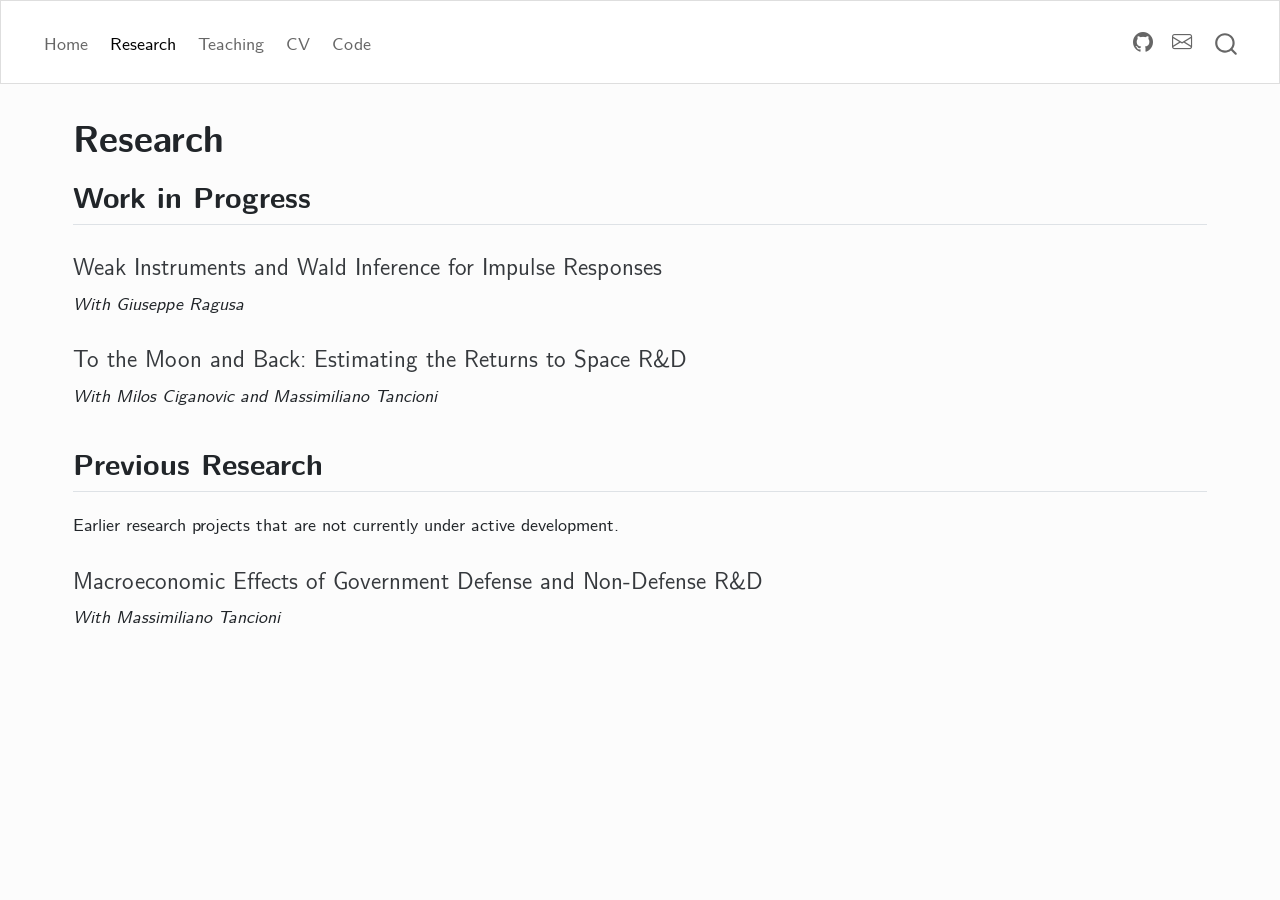
<file: docs/research.html>
<!DOCTYPE html>
<html xmlns="http://www.w3.org/1999/xhtml" lang="en" xml:lang="en"><head>

<meta charset="utf-8">
<meta name="generator" content="quarto-1.9.36">

<meta name="viewport" content="width=device-width, initial-scale=1.0, user-scalable=yes">


<title>Research – Andrea Recine</title>
<style>
/* Default styles provided by pandoc.
** See https://pandoc.org/MANUAL.html#variables-for-html for config info.
*/
code{white-space: pre-wrap;}
span.smallcaps{font-variant: small-caps;}
div.columns{display: flex; gap: min(4vw, 1.5em);}
div.column{flex: auto; overflow-x: auto;}
div.hanging-indent{margin-left: 1.5em; text-indent: -1.5em;}
ul.task-list{list-style: none;}
ul.task-list li input[type="checkbox"] {
  width: 0.8em;
  margin: 0 0.8em 0.2em -1em; /* quarto-specific, see https://github.com/quarto-dev/quarto-cli/issues/4556 */ 
  vertical-align: middle;
}
</style>


<script src="site_libs/quarto-nav/quarto-nav.js"></script>
<script src="site_libs/quarto-nav/headroom.min.js"></script>
<script src="site_libs/clipboard/clipboard.min.js"></script>
<script src="site_libs/quarto-search/autocomplete.umd.js"></script>
<script src="site_libs/quarto-search/fuse.min.js"></script>
<script src="site_libs/quarto-search/quarto-search.js"></script>
<meta name="quarto:offset" content="./">
<script src="site_libs/quarto-html/quarto.js" type="module"></script>
<script src="site_libs/quarto-html/tabsets/tabsets.js" type="module"></script>
<script src="site_libs/quarto-html/popper.min.js"></script>
<script src="site_libs/quarto-html/tippy.umd.min.js"></script>
<script src="site_libs/quarto-html/anchor.min.js"></script>
<link href="site_libs/quarto-html/tippy.css" rel="stylesheet">
<link href="site_libs/quarto-html/quarto-syntax-highlighting-685cb8ace66be21b8b10cab46573b50d.css" rel="stylesheet" id="quarto-text-highlighting-styles">
<script src="site_libs/bootstrap/bootstrap.min.js"></script>
<link href="site_libs/bootstrap/bootstrap-icons.css" rel="stylesheet">
<link href="site_libs/bootstrap/bootstrap-25e78c7d479662039ff8cc54b3a54b7a.min.css" rel="stylesheet" append-hash="true" id="quarto-bootstrap" data-mode="light">
<script id="quarto-search-options" type="application/json">{
  "location": "navbar",
  "copy-button": false,
  "collapse-after": 3,
  "panel-placement": "end",
  "type": "overlay",
  "limit": 50,
  "keyboard-shortcut": [
    "f",
    "/",
    "s"
  ],
  "show-item-context": false,
  "language": {
    "search-no-results-text": "No results",
    "search-matching-documents-text": "matching documents",
    "search-copy-link-title": "Copy link to search",
    "search-hide-matches-text": "Hide additional matches",
    "search-more-match-text": "more match in this document",
    "search-more-matches-text": "more matches in this document",
    "search-clear-button-title": "Clear",
    "search-text-placeholder": "",
    "search-detached-cancel-button-title": "Cancel",
    "search-submit-button-title": "Submit",
    "search-label": "Search"
  }
}</script>
<style>html{ scroll-behavior: smooth; }</style>


<link rel="canonical" href="https://andrearecine.me/research.html">
</head>

<body class="nav-fixed quarto-light">

<div id="quarto-search-results"></div>
  <header id="quarto-header" class="headroom fixed-top">
    <nav class="navbar navbar-expand-lg " data-bs-theme="dark">
      <div class="navbar-container container-fluid">
            <div id="quarto-search" class="" title="Search"></div>
          <button class="navbar-toggler" type="button" data-bs-toggle="collapse" data-bs-target="#navbarCollapse" aria-controls="navbarCollapse" role="menu" aria-expanded="false" aria-label="Toggle navigation" onclick="if (window.quartoToggleHeadroom) { window.quartoToggleHeadroom(); }">
  <span class="navbar-toggler-icon"></span>
</button>
          <div class="collapse navbar-collapse" id="navbarCollapse">
            <ul class="navbar-nav navbar-nav-scroll me-auto">
  <li class="nav-item">
    <a class="nav-link" href="./index.html"> 
<span class="menu-text">Home</span></a>
  </li>  
  <li class="nav-item">
    <a class="nav-link active" href="./research.html" aria-current="page"> 
<span class="menu-text">Research</span></a>
  </li>  
  <li class="nav-item">
    <a class="nav-link" href="./teaching.html"> 
<span class="menu-text">Teaching</span></a>
  </li>  
  <li class="nav-item">
    <a class="nav-link" href="./cv.html"> 
<span class="menu-text">CV</span></a>
  </li>  
  <li class="nav-item">
    <a class="nav-link" href="./code.html"> 
<span class="menu-text">Code</span></a>
  </li>  
</ul>
            <ul class="navbar-nav navbar-nav-scroll ms-auto">
  <li class="nav-item compact">
    <a class="nav-link" href="https://github.com/andrerecio"> <i class="bi bi-github" role="img">
</i> 
<span class="menu-text"></span></a>
  </li>  
  <li class="nav-item compact">
    <a class="nav-link" href="mailto:andrea.recine@uniroma1.it"> <i class="bi bi-envelope" role="img">
</i> 
<span class="menu-text"></span></a>
  </li>  
</ul>
          </div> <!-- /navcollapse -->
            <div class="quarto-navbar-tools">
</div>
      </div> <!-- /container-fluid -->
    </nav>
</header>
<!-- content -->
<div id="quarto-content" class="quarto-container page-columns page-rows-contents page-layout-full page-navbar">
<!-- sidebar -->
<!-- margin-sidebar -->
    
<!-- main -->
<main class="content column-page" id="quarto-document-content">

<header id="title-block-header" class="quarto-title-block default">
<div class="quarto-title">
<h1 class="title">Research</h1>
</div>



<div class="quarto-title-meta column-page">

    
  
    
  </div>
  


</header>


<section id="work-in-progress" class="level2">
<h2 class="anchored" data-anchor-id="work-in-progress">Work in Progress</h2>
<section id="weak-instruments-and-wald-inference-for-impulse-responses" class="level4">
<h4 class="anchored" data-anchor-id="weak-instruments-and-wald-inference-for-impulse-responses">Weak Instruments and Wald Inference for Impulse Responses</h4>
<p><em>With Giuseppe Ragusa</em></p>
</section>
<section id="to-the-moon-and-back-estimating-the-returns-to-space-rd" class="level4">
<h4 class="anchored" data-anchor-id="to-the-moon-and-back-estimating-the-returns-to-space-rd">To the Moon and Back: Estimating the Returns to Space R&amp;D</h4>
<p><em>With Milos Ciganovic and Massimiliano Tancioni</em></p>
</section>
</section>
<section id="previous-research" class="level2">
<h2 class="anchored" data-anchor-id="previous-research">Previous Research</h2>
<p>Earlier research projects that are not currently under active development.</p>
<section id="macroeconomic-effects-of-government-defense-and-non-defense-rd" class="level4">
<h4 class="anchored" data-anchor-id="macroeconomic-effects-of-government-defense-and-non-defense-rd">Macroeconomic Effects of Government Defense and Non-Defense R&amp;D</h4>
<p><em>With Massimiliano Tancioni</em></p>


</section>
</section>

</main> <!-- /main -->
<script id="quarto-html-after-body" type="application/javascript">
  window.document.addEventListener("DOMContentLoaded", function (event) {
    const icon = "";
    const anchorJS = new window.AnchorJS();
    anchorJS.options = {
      placement: 'right',
      icon: icon
    };
    anchorJS.add('.anchored');
    const isCodeAnnotation = (el) => {
      for (const clz of el.classList) {
        if (clz.startsWith('code-annotation-')) {                     
          return true;
        }
      }
      return false;
    }
    const onCopySuccess = function(e) {
      // button target
      const button = e.trigger;
      // don't keep focus
      button.blur();
      // flash "checked"
      button.classList.add('code-copy-button-checked');
      var currentTitle = button.getAttribute("title");
      button.setAttribute("title", "Copied!");
      let tooltip;
      if (window.bootstrap) {
        button.setAttribute("data-bs-toggle", "tooltip");
        button.setAttribute("data-bs-placement", "left");
        button.setAttribute("data-bs-title", "Copied!");
        tooltip = new bootstrap.Tooltip(button, 
          { trigger: "manual", 
            customClass: "code-copy-button-tooltip",
            offset: [0, -8]});
        tooltip.show();    
      }
      setTimeout(function() {
        if (tooltip) {
          tooltip.hide();
          button.removeAttribute("data-bs-title");
          button.removeAttribute("data-bs-toggle");
          button.removeAttribute("data-bs-placement");
        }
        button.setAttribute("title", currentTitle);
        button.classList.remove('code-copy-button-checked');
      }, 1000);
      // clear code selection
      e.clearSelection();
    }
    const getTextToCopy = function(trigger) {
      const outerScaffold = trigger.parentElement.cloneNode(true);
      const codeEl = outerScaffold.querySelector('code');
      for (const childEl of codeEl.children) {
        if (isCodeAnnotation(childEl)) {
          childEl.remove();
        }
      }
      return codeEl.innerText;
    }
    const clipboard = new window.ClipboardJS('.code-copy-button:not([data-in-quarto-modal])', {
      text: getTextToCopy
    });
    clipboard.on('success', onCopySuccess);
    if (window.document.getElementById('quarto-embedded-source-code-modal')) {
      const clipboardModal = new window.ClipboardJS('.code-copy-button[data-in-quarto-modal]', {
        text: getTextToCopy,
        container: window.document.getElementById('quarto-embedded-source-code-modal')
      });
      clipboardModal.on('success', onCopySuccess);
    }
      var localhostRegex = new RegExp(/^(?:http|https):\/\/localhost\:?[0-9]*\//);
      var mailtoRegex = new RegExp(/^mailto:/);
        var filterRegex = new RegExp("https:\/\/andrearecine\.me");
      var isInternal = (href) => {
          return filterRegex.test(href) || localhostRegex.test(href) || mailtoRegex.test(href);
      }
      // Inspect non-navigation links and adorn them if external
     var links = window.document.querySelectorAll('a[href]:not(.nav-link):not(.navbar-brand):not(.toc-action):not(.sidebar-link):not(.sidebar-item-toggle):not(.pagination-link):not(.no-external):not([aria-hidden]):not(.dropdown-item):not(.quarto-navigation-tool):not(.about-link)');
      for (var i=0; i<links.length; i++) {
        const link = links[i];
        if (!isInternal(link.href)) {
          // undo the damage that might have been done by quarto-nav.js in the case of
          // links that we want to consider external
          if (link.dataset.originalHref !== undefined) {
            link.href = link.dataset.originalHref;
          }
        }
      }
    function tippyHover(el, contentFn, onTriggerFn, onUntriggerFn) {
      const config = {
        allowHTML: true,
        maxWidth: 500,
        delay: 100,
        arrow: false,
        appendTo: function(el) {
            return el.parentElement;
        },
        interactive: true,
        interactiveBorder: 10,
        theme: 'quarto',
        placement: 'bottom-start',
      };
      if (contentFn) {
        config.content = contentFn;
      }
      if (onTriggerFn) {
        config.onTrigger = onTriggerFn;
      }
      if (onUntriggerFn) {
        config.onUntrigger = onUntriggerFn;
      }
      window.tippy(el, config); 
    }
    const noterefs = window.document.querySelectorAll('a[role="doc-noteref"]');
    for (var i=0; i<noterefs.length; i++) {
      const ref = noterefs[i];
      tippyHover(ref, function() {
        // use id or data attribute instead here
        let href = ref.getAttribute('data-footnote-href') || ref.getAttribute('href');
        try { href = new URL(href).hash; } catch {}
        const id = href.replace(/^#\/?/, "");
        const note = window.document.getElementById(id);
        if (note) {
          return note.innerHTML;
        } else {
          return "";
        }
      });
    }
    const xrefs = window.document.querySelectorAll('a.quarto-xref');
    const processXRef = (id, note) => {
      // Strip column container classes
      const stripColumnClz = (el) => {
        el.classList.remove("page-full", "page-columns");
        if (el.children) {
          for (const child of el.children) {
            stripColumnClz(child);
          }
        }
      }
      stripColumnClz(note)
      if (id === null || id.startsWith('sec-')) {
        // Special case sections, only their first couple elements
        const container = document.createElement("div");
        if (note.children && note.children.length > 2) {
          container.appendChild(note.children[0].cloneNode(true));
          for (let i = 1; i < note.children.length; i++) {
            const child = note.children[i];
            if (child.tagName === "P" && child.innerText === "") {
              continue;
            } else {
              container.appendChild(child.cloneNode(true));
              break;
            }
          }
          if (window.Quarto?.typesetMath) {
            window.Quarto.typesetMath(container);
          }
          return container.innerHTML
        } else {
          if (window.Quarto?.typesetMath) {
            window.Quarto.typesetMath(note);
          }
          return note.innerHTML;
        }
      } else {
        // Remove any anchor links if they are present
        const anchorLink = note.querySelector('a.anchorjs-link');
        if (anchorLink) {
          anchorLink.remove();
        }
        if (window.Quarto?.typesetMath) {
          window.Quarto.typesetMath(note);
        }
        if (note.classList.contains("callout")) {
          return note.outerHTML;
        } else {
          return note.innerHTML;
        }
      }
    }
    for (var i=0; i<xrefs.length; i++) {
      const xref = xrefs[i];
      tippyHover(xref, undefined, function(instance) {
        instance.disable();
        let url = xref.getAttribute('href');
        let hash = undefined; 
        if (url.startsWith('#')) {
          hash = url;
        } else {
          try { hash = new URL(url).hash; } catch {}
        }
        if (hash) {
          const id = hash.replace(/^#\/?/, "");
          const note = window.document.getElementById(id);
          if (note !== null) {
            try {
              const html = processXRef(id, note.cloneNode(true));
              instance.setContent(html);
            } finally {
              instance.enable();
              instance.show();
            }
          } else {
            // See if we can fetch this
            fetch(url.split('#')[0])
            .then(res => res.text())
            .then(html => {
              const parser = new DOMParser();
              const htmlDoc = parser.parseFromString(html, "text/html");
              const note = htmlDoc.getElementById(id);
              if (note !== null) {
                const html = processXRef(id, note);
                instance.setContent(html);
              } 
            }).finally(() => {
              instance.enable();
              instance.show();
            });
          }
        } else {
          // See if we can fetch a full url (with no hash to target)
          // This is a special case and we should probably do some content thinning / targeting
          fetch(url)
          .then(res => res.text())
          .then(html => {
            const parser = new DOMParser();
            const htmlDoc = parser.parseFromString(html, "text/html");
            const note = htmlDoc.querySelector('main.content');
            if (note !== null) {
              // This should only happen for chapter cross references
              // (since there is no id in the URL)
              // remove the first header
              if (note.children.length > 0 && note.children[0].tagName === "HEADER") {
                note.children[0].remove();
              }
              const html = processXRef(null, note);
              instance.setContent(html);
            } 
          }).finally(() => {
            instance.enable();
            instance.show();
          });
        }
      }, function(instance) {
      });
    }
        let selectedAnnoteEl;
        const selectorForAnnotation = ( cell, annotation) => {
          let cellAttr = 'data-code-cell="' + cell + '"';
          let lineAttr = 'data-code-annotation="' +  annotation + '"';
          const selector = 'span[' + cellAttr + '][' + lineAttr + ']';
          return selector;
        }
        const selectCodeLines = (annoteEl) => {
          const doc = window.document;
          const targetCell = annoteEl.getAttribute("data-target-cell");
          const targetAnnotation = annoteEl.getAttribute("data-target-annotation");
          const annoteSpan = window.document.querySelector(selectorForAnnotation(targetCell, targetAnnotation));
          const lines = annoteSpan.getAttribute("data-code-lines").split(",");
          const lineIds = lines.map((line) => {
            return targetCell + "-" + line;
          })
          let top = null;
          let height = null;
          let parent = null;
          if (lineIds.length > 0) {
              //compute the position of the single el (top and bottom and make a div)
              const el = window.document.getElementById(lineIds[0]);
              top = el.offsetTop;
              height = el.offsetHeight;
              parent = el.parentElement.parentElement;
            if (lineIds.length > 1) {
              const lastEl = window.document.getElementById(lineIds[lineIds.length - 1]);
              const bottom = lastEl.offsetTop + lastEl.offsetHeight;
              height = bottom - top;
            }
            if (top !== null && height !== null && parent !== null) {
              // cook up a div (if necessary) and position it 
              let div = window.document.getElementById("code-annotation-line-highlight");
              if (div === null) {
                div = window.document.createElement("div");
                div.setAttribute("id", "code-annotation-line-highlight");
                div.style.position = 'absolute';
                parent.appendChild(div);
              }
              div.style.top = top - 2 + "px";
              div.style.height = height + 4 + "px";
              div.style.left = 0;
              let gutterDiv = window.document.getElementById("code-annotation-line-highlight-gutter");
              if (gutterDiv === null) {
                gutterDiv = window.document.createElement("div");
                gutterDiv.setAttribute("id", "code-annotation-line-highlight-gutter");
                gutterDiv.style.position = 'absolute';
                const codeCell = window.document.getElementById(targetCell);
                const gutter = codeCell.querySelector('.code-annotation-gutter');
                gutter.appendChild(gutterDiv);
              }
              gutterDiv.style.top = top - 2 + "px";
              gutterDiv.style.height = height + 4 + "px";
            }
            selectedAnnoteEl = annoteEl;
          }
        };
        const unselectCodeLines = () => {
          const elementsIds = ["code-annotation-line-highlight", "code-annotation-line-highlight-gutter"];
          elementsIds.forEach((elId) => {
            const div = window.document.getElementById(elId);
            if (div) {
              div.remove();
            }
          });
          selectedAnnoteEl = undefined;
        };
          // Handle positioning of the toggle
      window.addEventListener(
        "resize",
        throttle(() => {
          elRect = undefined;
          if (selectedAnnoteEl) {
            selectCodeLines(selectedAnnoteEl);
          }
        }, 10)
      );
      function throttle(fn, ms) {
      let throttle = false;
      let timer;
        return (...args) => {
          if(!throttle) { // first call gets through
              fn.apply(this, args);
              throttle = true;
          } else { // all the others get throttled
              if(timer) clearTimeout(timer); // cancel #2
              timer = setTimeout(() => {
                fn.apply(this, args);
                timer = throttle = false;
              }, ms);
          }
        };
      }
        // Attach click handler to the DT
        const annoteDls = window.document.querySelectorAll('dt[data-target-cell]');
        for (const annoteDlNode of annoteDls) {
          annoteDlNode.addEventListener('click', (event) => {
            const clickedEl = event.target;
            if (clickedEl !== selectedAnnoteEl) {
              unselectCodeLines();
              const activeEl = window.document.querySelector('dt[data-target-cell].code-annotation-active');
              if (activeEl) {
                activeEl.classList.remove('code-annotation-active');
              }
              selectCodeLines(clickedEl);
              clickedEl.classList.add('code-annotation-active');
            } else {
              // Unselect the line
              unselectCodeLines();
              clickedEl.classList.remove('code-annotation-active');
            }
          });
        }
    const findCites = (el) => {
      const parentEl = el.parentElement;
      if (parentEl) {
        const cites = parentEl.dataset.cites;
        if (cites) {
          return {
            el,
            cites: cites.split(' ')
          };
        } else {
          return findCites(el.parentElement)
        }
      } else {
        return undefined;
      }
    };
    var bibliorefs = window.document.querySelectorAll('a[role="doc-biblioref"]');
    for (var i=0; i<bibliorefs.length; i++) {
      const ref = bibliorefs[i];
      const citeInfo = findCites(ref);
      if (citeInfo) {
        tippyHover(citeInfo.el, function() {
          var popup = window.document.createElement('div');
          citeInfo.cites.forEach(function(cite) {
            var citeDiv = window.document.createElement('div');
            citeDiv.classList.add('hanging-indent');
            citeDiv.classList.add('csl-entry');
            var biblioDiv = window.document.getElementById('ref-' + cite);
            if (biblioDiv) {
              citeDiv.innerHTML = biblioDiv.innerHTML;
            }
            popup.appendChild(citeDiv);
          });
          return popup.innerHTML;
        });
      }
    }
  });
  </script>
</div> <!-- /content -->




<script src="site_libs/quarto-html/zenscroll-min.js"></script>
</body></html>
</file>
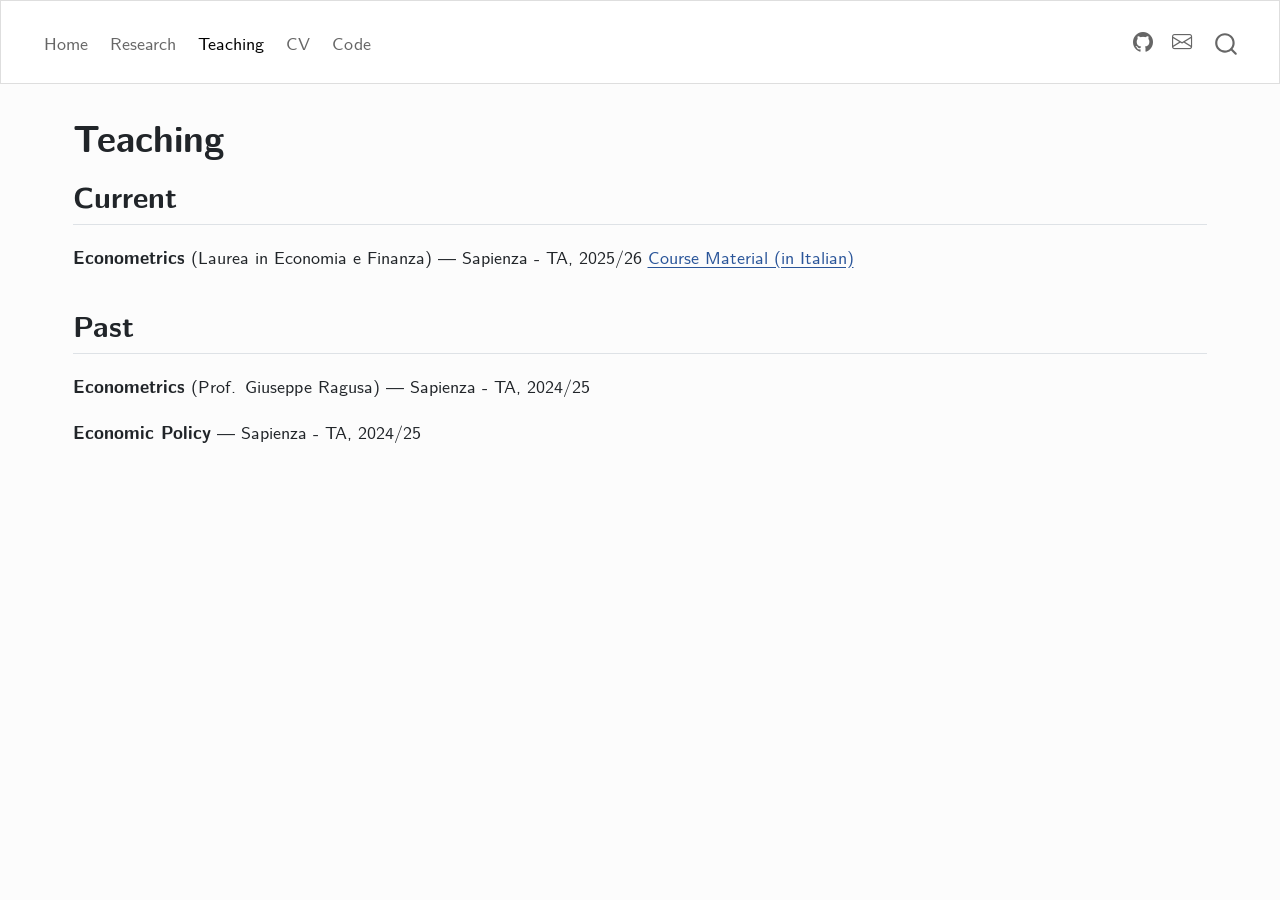
<file: docs/teaching.html>
<!DOCTYPE html>
<html xmlns="http://www.w3.org/1999/xhtml" lang="en" xml:lang="en"><head>

<meta charset="utf-8">
<meta name="generator" content="quarto-1.9.36">

<meta name="viewport" content="width=device-width, initial-scale=1.0, user-scalable=yes">


<title>Teaching – Andrea Recine</title>
<style>
/* Default styles provided by pandoc.
** See https://pandoc.org/MANUAL.html#variables-for-html for config info.
*/
code{white-space: pre-wrap;}
span.smallcaps{font-variant: small-caps;}
div.columns{display: flex; gap: min(4vw, 1.5em);}
div.column{flex: auto; overflow-x: auto;}
div.hanging-indent{margin-left: 1.5em; text-indent: -1.5em;}
ul.task-list{list-style: none;}
ul.task-list li input[type="checkbox"] {
  width: 0.8em;
  margin: 0 0.8em 0.2em -1em; /* quarto-specific, see https://github.com/quarto-dev/quarto-cli/issues/4556 */ 
  vertical-align: middle;
}
</style>


<script src="site_libs/quarto-nav/quarto-nav.js"></script>
<script src="site_libs/quarto-nav/headroom.min.js"></script>
<script src="site_libs/clipboard/clipboard.min.js"></script>
<script src="site_libs/quarto-search/autocomplete.umd.js"></script>
<script src="site_libs/quarto-search/fuse.min.js"></script>
<script src="site_libs/quarto-search/quarto-search.js"></script>
<meta name="quarto:offset" content="./">
<script src="site_libs/quarto-html/quarto.js" type="module"></script>
<script src="site_libs/quarto-html/tabsets/tabsets.js" type="module"></script>
<script src="site_libs/quarto-html/popper.min.js"></script>
<script src="site_libs/quarto-html/tippy.umd.min.js"></script>
<script src="site_libs/quarto-html/anchor.min.js"></script>
<link href="site_libs/quarto-html/tippy.css" rel="stylesheet">
<link href="site_libs/quarto-html/quarto-syntax-highlighting-685cb8ace66be21b8b10cab46573b50d.css" rel="stylesheet" id="quarto-text-highlighting-styles">
<script src="site_libs/bootstrap/bootstrap.min.js"></script>
<link href="site_libs/bootstrap/bootstrap-icons.css" rel="stylesheet">
<link href="site_libs/bootstrap/bootstrap-25e78c7d479662039ff8cc54b3a54b7a.min.css" rel="stylesheet" append-hash="true" id="quarto-bootstrap" data-mode="light">
<script id="quarto-search-options" type="application/json">{
  "location": "navbar",
  "copy-button": false,
  "collapse-after": 3,
  "panel-placement": "end",
  "type": "overlay",
  "limit": 50,
  "keyboard-shortcut": [
    "f",
    "/",
    "s"
  ],
  "show-item-context": false,
  "language": {
    "search-no-results-text": "No results",
    "search-matching-documents-text": "matching documents",
    "search-copy-link-title": "Copy link to search",
    "search-hide-matches-text": "Hide additional matches",
    "search-more-match-text": "more match in this document",
    "search-more-matches-text": "more matches in this document",
    "search-clear-button-title": "Clear",
    "search-text-placeholder": "",
    "search-detached-cancel-button-title": "Cancel",
    "search-submit-button-title": "Submit",
    "search-label": "Search"
  }
}</script>
<style>html{ scroll-behavior: smooth; }</style>


<link rel="canonical" href="https://andrearecine.me/teaching.html">
</head>

<body class="nav-fixed quarto-light">

<div id="quarto-search-results"></div>
  <header id="quarto-header" class="headroom fixed-top">
    <nav class="navbar navbar-expand-lg " data-bs-theme="dark">
      <div class="navbar-container container-fluid">
            <div id="quarto-search" class="" title="Search"></div>
          <button class="navbar-toggler" type="button" data-bs-toggle="collapse" data-bs-target="#navbarCollapse" aria-controls="navbarCollapse" role="menu" aria-expanded="false" aria-label="Toggle navigation" onclick="if (window.quartoToggleHeadroom) { window.quartoToggleHeadroom(); }">
  <span class="navbar-toggler-icon"></span>
</button>
          <div class="collapse navbar-collapse" id="navbarCollapse">
            <ul class="navbar-nav navbar-nav-scroll me-auto">
  <li class="nav-item">
    <a class="nav-link" href="./index.html"> 
<span class="menu-text">Home</span></a>
  </li>  
  <li class="nav-item">
    <a class="nav-link" href="./research.html"> 
<span class="menu-text">Research</span></a>
  </li>  
  <li class="nav-item">
    <a class="nav-link active" href="./teaching.html" aria-current="page"> 
<span class="menu-text">Teaching</span></a>
  </li>  
  <li class="nav-item">
    <a class="nav-link" href="./cv.html"> 
<span class="menu-text">CV</span></a>
  </li>  
  <li class="nav-item">
    <a class="nav-link" href="./code.html"> 
<span class="menu-text">Code</span></a>
  </li>  
</ul>
            <ul class="navbar-nav navbar-nav-scroll ms-auto">
  <li class="nav-item compact">
    <a class="nav-link" href="https://github.com/andrerecio"> <i class="bi bi-github" role="img">
</i> 
<span class="menu-text"></span></a>
  </li>  
  <li class="nav-item compact">
    <a class="nav-link" href="mailto:andrea.recine@uniroma1.it"> <i class="bi bi-envelope" role="img">
</i> 
<span class="menu-text"></span></a>
  </li>  
</ul>
          </div> <!-- /navcollapse -->
            <div class="quarto-navbar-tools">
</div>
      </div> <!-- /container-fluid -->
    </nav>
</header>
<!-- content -->
<div id="quarto-content" class="quarto-container page-columns page-rows-contents page-layout-full page-navbar">
<!-- sidebar -->
<!-- margin-sidebar -->
    
<!-- main -->
<main class="content column-page" id="quarto-document-content">

<header id="title-block-header" class="quarto-title-block default">
<div class="quarto-title">
<h1 class="title">Teaching</h1>
</div>



<div class="quarto-title-meta column-page">

    
  
    
  </div>
  


</header>


<section id="current" class="level2">
<h2 class="anchored" data-anchor-id="current">Current</h2>
<p><strong>Econometrics</strong> (Laurea in Economia e Finanza) — Sapienza - TA, 2025/26 <a href="https://andrerecio.github.io/econometria-triennale/">Course Material (in Italian)</a></p>
</section>
<section id="past" class="level2">
<h2 class="anchored" data-anchor-id="past">Past</h2>
<p><strong>Econometrics</strong> (Prof.&nbsp;Giuseppe Ragusa) — Sapienza - TA, 2024/25</p>
<p><strong>Economic Policy</strong> — Sapienza - TA, 2024/25</p>


</section>

</main> <!-- /main -->
<script id="quarto-html-after-body" type="application/javascript">
  window.document.addEventListener("DOMContentLoaded", function (event) {
    const icon = "";
    const anchorJS = new window.AnchorJS();
    anchorJS.options = {
      placement: 'right',
      icon: icon
    };
    anchorJS.add('.anchored');
    const isCodeAnnotation = (el) => {
      for (const clz of el.classList) {
        if (clz.startsWith('code-annotation-')) {                     
          return true;
        }
      }
      return false;
    }
    const onCopySuccess = function(e) {
      // button target
      const button = e.trigger;
      // don't keep focus
      button.blur();
      // flash "checked"
      button.classList.add('code-copy-button-checked');
      var currentTitle = button.getAttribute("title");
      button.setAttribute("title", "Copied!");
      let tooltip;
      if (window.bootstrap) {
        button.setAttribute("data-bs-toggle", "tooltip");
        button.setAttribute("data-bs-placement", "left");
        button.setAttribute("data-bs-title", "Copied!");
        tooltip = new bootstrap.Tooltip(button, 
          { trigger: "manual", 
            customClass: "code-copy-button-tooltip",
            offset: [0, -8]});
        tooltip.show();    
      }
      setTimeout(function() {
        if (tooltip) {
          tooltip.hide();
          button.removeAttribute("data-bs-title");
          button.removeAttribute("data-bs-toggle");
          button.removeAttribute("data-bs-placement");
        }
        button.setAttribute("title", currentTitle);
        button.classList.remove('code-copy-button-checked');
      }, 1000);
      // clear code selection
      e.clearSelection();
    }
    const getTextToCopy = function(trigger) {
      const outerScaffold = trigger.parentElement.cloneNode(true);
      const codeEl = outerScaffold.querySelector('code');
      for (const childEl of codeEl.children) {
        if (isCodeAnnotation(childEl)) {
          childEl.remove();
        }
      }
      return codeEl.innerText;
    }
    const clipboard = new window.ClipboardJS('.code-copy-button:not([data-in-quarto-modal])', {
      text: getTextToCopy
    });
    clipboard.on('success', onCopySuccess);
    if (window.document.getElementById('quarto-embedded-source-code-modal')) {
      const clipboardModal = new window.ClipboardJS('.code-copy-button[data-in-quarto-modal]', {
        text: getTextToCopy,
        container: window.document.getElementById('quarto-embedded-source-code-modal')
      });
      clipboardModal.on('success', onCopySuccess);
    }
      var localhostRegex = new RegExp(/^(?:http|https):\/\/localhost\:?[0-9]*\//);
      var mailtoRegex = new RegExp(/^mailto:/);
        var filterRegex = new RegExp("https:\/\/andrearecine\.me");
      var isInternal = (href) => {
          return filterRegex.test(href) || localhostRegex.test(href) || mailtoRegex.test(href);
      }
      // Inspect non-navigation links and adorn them if external
     var links = window.document.querySelectorAll('a[href]:not(.nav-link):not(.navbar-brand):not(.toc-action):not(.sidebar-link):not(.sidebar-item-toggle):not(.pagination-link):not(.no-external):not([aria-hidden]):not(.dropdown-item):not(.quarto-navigation-tool):not(.about-link)');
      for (var i=0; i<links.length; i++) {
        const link = links[i];
        if (!isInternal(link.href)) {
          // undo the damage that might have been done by quarto-nav.js in the case of
          // links that we want to consider external
          if (link.dataset.originalHref !== undefined) {
            link.href = link.dataset.originalHref;
          }
        }
      }
    function tippyHover(el, contentFn, onTriggerFn, onUntriggerFn) {
      const config = {
        allowHTML: true,
        maxWidth: 500,
        delay: 100,
        arrow: false,
        appendTo: function(el) {
            return el.parentElement;
        },
        interactive: true,
        interactiveBorder: 10,
        theme: 'quarto',
        placement: 'bottom-start',
      };
      if (contentFn) {
        config.content = contentFn;
      }
      if (onTriggerFn) {
        config.onTrigger = onTriggerFn;
      }
      if (onUntriggerFn) {
        config.onUntrigger = onUntriggerFn;
      }
      window.tippy(el, config); 
    }
    const noterefs = window.document.querySelectorAll('a[role="doc-noteref"]');
    for (var i=0; i<noterefs.length; i++) {
      const ref = noterefs[i];
      tippyHover(ref, function() {
        // use id or data attribute instead here
        let href = ref.getAttribute('data-footnote-href') || ref.getAttribute('href');
        try { href = new URL(href).hash; } catch {}
        const id = href.replace(/^#\/?/, "");
        const note = window.document.getElementById(id);
        if (note) {
          return note.innerHTML;
        } else {
          return "";
        }
      });
    }
    const xrefs = window.document.querySelectorAll('a.quarto-xref');
    const processXRef = (id, note) => {
      // Strip column container classes
      const stripColumnClz = (el) => {
        el.classList.remove("page-full", "page-columns");
        if (el.children) {
          for (const child of el.children) {
            stripColumnClz(child);
          }
        }
      }
      stripColumnClz(note)
      if (id === null || id.startsWith('sec-')) {
        // Special case sections, only their first couple elements
        const container = document.createElement("div");
        if (note.children && note.children.length > 2) {
          container.appendChild(note.children[0].cloneNode(true));
          for (let i = 1; i < note.children.length; i++) {
            const child = note.children[i];
            if (child.tagName === "P" && child.innerText === "") {
              continue;
            } else {
              container.appendChild(child.cloneNode(true));
              break;
            }
          }
          if (window.Quarto?.typesetMath) {
            window.Quarto.typesetMath(container);
          }
          return container.innerHTML
        } else {
          if (window.Quarto?.typesetMath) {
            window.Quarto.typesetMath(note);
          }
          return note.innerHTML;
        }
      } else {
        // Remove any anchor links if they are present
        const anchorLink = note.querySelector('a.anchorjs-link');
        if (anchorLink) {
          anchorLink.remove();
        }
        if (window.Quarto?.typesetMath) {
          window.Quarto.typesetMath(note);
        }
        if (note.classList.contains("callout")) {
          return note.outerHTML;
        } else {
          return note.innerHTML;
        }
      }
    }
    for (var i=0; i<xrefs.length; i++) {
      const xref = xrefs[i];
      tippyHover(xref, undefined, function(instance) {
        instance.disable();
        let url = xref.getAttribute('href');
        let hash = undefined; 
        if (url.startsWith('#')) {
          hash = url;
        } else {
          try { hash = new URL(url).hash; } catch {}
        }
        if (hash) {
          const id = hash.replace(/^#\/?/, "");
          const note = window.document.getElementById(id);
          if (note !== null) {
            try {
              const html = processXRef(id, note.cloneNode(true));
              instance.setContent(html);
            } finally {
              instance.enable();
              instance.show();
            }
          } else {
            // See if we can fetch this
            fetch(url.split('#')[0])
            .then(res => res.text())
            .then(html => {
              const parser = new DOMParser();
              const htmlDoc = parser.parseFromString(html, "text/html");
              const note = htmlDoc.getElementById(id);
              if (note !== null) {
                const html = processXRef(id, note);
                instance.setContent(html);
              } 
            }).finally(() => {
              instance.enable();
              instance.show();
            });
          }
        } else {
          // See if we can fetch a full url (with no hash to target)
          // This is a special case and we should probably do some content thinning / targeting
          fetch(url)
          .then(res => res.text())
          .then(html => {
            const parser = new DOMParser();
            const htmlDoc = parser.parseFromString(html, "text/html");
            const note = htmlDoc.querySelector('main.content');
            if (note !== null) {
              // This should only happen for chapter cross references
              // (since there is no id in the URL)
              // remove the first header
              if (note.children.length > 0 && note.children[0].tagName === "HEADER") {
                note.children[0].remove();
              }
              const html = processXRef(null, note);
              instance.setContent(html);
            } 
          }).finally(() => {
            instance.enable();
            instance.show();
          });
        }
      }, function(instance) {
      });
    }
        let selectedAnnoteEl;
        const selectorForAnnotation = ( cell, annotation) => {
          let cellAttr = 'data-code-cell="' + cell + '"';
          let lineAttr = 'data-code-annotation="' +  annotation + '"';
          const selector = 'span[' + cellAttr + '][' + lineAttr + ']';
          return selector;
        }
        const selectCodeLines = (annoteEl) => {
          const doc = window.document;
          const targetCell = annoteEl.getAttribute("data-target-cell");
          const targetAnnotation = annoteEl.getAttribute("data-target-annotation");
          const annoteSpan = window.document.querySelector(selectorForAnnotation(targetCell, targetAnnotation));
          const lines = annoteSpan.getAttribute("data-code-lines").split(",");
          const lineIds = lines.map((line) => {
            return targetCell + "-" + line;
          })
          let top = null;
          let height = null;
          let parent = null;
          if (lineIds.length > 0) {
              //compute the position of the single el (top and bottom and make a div)
              const el = window.document.getElementById(lineIds[0]);
              top = el.offsetTop;
              height = el.offsetHeight;
              parent = el.parentElement.parentElement;
            if (lineIds.length > 1) {
              const lastEl = window.document.getElementById(lineIds[lineIds.length - 1]);
              const bottom = lastEl.offsetTop + lastEl.offsetHeight;
              height = bottom - top;
            }
            if (top !== null && height !== null && parent !== null) {
              // cook up a div (if necessary) and position it 
              let div = window.document.getElementById("code-annotation-line-highlight");
              if (div === null) {
                div = window.document.createElement("div");
                div.setAttribute("id", "code-annotation-line-highlight");
                div.style.position = 'absolute';
                parent.appendChild(div);
              }
              div.style.top = top - 2 + "px";
              div.style.height = height + 4 + "px";
              div.style.left = 0;
              let gutterDiv = window.document.getElementById("code-annotation-line-highlight-gutter");
              if (gutterDiv === null) {
                gutterDiv = window.document.createElement("div");
                gutterDiv.setAttribute("id", "code-annotation-line-highlight-gutter");
                gutterDiv.style.position = 'absolute';
                const codeCell = window.document.getElementById(targetCell);
                const gutter = codeCell.querySelector('.code-annotation-gutter');
                gutter.appendChild(gutterDiv);
              }
              gutterDiv.style.top = top - 2 + "px";
              gutterDiv.style.height = height + 4 + "px";
            }
            selectedAnnoteEl = annoteEl;
          }
        };
        const unselectCodeLines = () => {
          const elementsIds = ["code-annotation-line-highlight", "code-annotation-line-highlight-gutter"];
          elementsIds.forEach((elId) => {
            const div = window.document.getElementById(elId);
            if (div) {
              div.remove();
            }
          });
          selectedAnnoteEl = undefined;
        };
          // Handle positioning of the toggle
      window.addEventListener(
        "resize",
        throttle(() => {
          elRect = undefined;
          if (selectedAnnoteEl) {
            selectCodeLines(selectedAnnoteEl);
          }
        }, 10)
      );
      function throttle(fn, ms) {
      let throttle = false;
      let timer;
        return (...args) => {
          if(!throttle) { // first call gets through
              fn.apply(this, args);
              throttle = true;
          } else { // all the others get throttled
              if(timer) clearTimeout(timer); // cancel #2
              timer = setTimeout(() => {
                fn.apply(this, args);
                timer = throttle = false;
              }, ms);
          }
        };
      }
        // Attach click handler to the DT
        const annoteDls = window.document.querySelectorAll('dt[data-target-cell]');
        for (const annoteDlNode of annoteDls) {
          annoteDlNode.addEventListener('click', (event) => {
            const clickedEl = event.target;
            if (clickedEl !== selectedAnnoteEl) {
              unselectCodeLines();
              const activeEl = window.document.querySelector('dt[data-target-cell].code-annotation-active');
              if (activeEl) {
                activeEl.classList.remove('code-annotation-active');
              }
              selectCodeLines(clickedEl);
              clickedEl.classList.add('code-annotation-active');
            } else {
              // Unselect the line
              unselectCodeLines();
              clickedEl.classList.remove('code-annotation-active');
            }
          });
        }
    const findCites = (el) => {
      const parentEl = el.parentElement;
      if (parentEl) {
        const cites = parentEl.dataset.cites;
        if (cites) {
          return {
            el,
            cites: cites.split(' ')
          };
        } else {
          return findCites(el.parentElement)
        }
      } else {
        return undefined;
      }
    };
    var bibliorefs = window.document.querySelectorAll('a[role="doc-biblioref"]');
    for (var i=0; i<bibliorefs.length; i++) {
      const ref = bibliorefs[i];
      const citeInfo = findCites(ref);
      if (citeInfo) {
        tippyHover(citeInfo.el, function() {
          var popup = window.document.createElement('div');
          citeInfo.cites.forEach(function(cite) {
            var citeDiv = window.document.createElement('div');
            citeDiv.classList.add('hanging-indent');
            citeDiv.classList.add('csl-entry');
            var biblioDiv = window.document.getElementById('ref-' + cite);
            if (biblioDiv) {
              citeDiv.innerHTML = biblioDiv.innerHTML;
            }
            popup.appendChild(citeDiv);
          });
          return popup.innerHTML;
        });
      }
    }
  });
  </script>
</div> <!-- /content -->




<script src="site_libs/quarto-html/zenscroll-min.js"></script>
</body></html>
</file>
<file: docs/site_libs/quarto-html/tippy.css>
.tippy-box[data-animation=fade][data-state=hidden]{opacity:0}[data-tippy-root]{max-width:calc(100vw - 10px)}.tippy-box{position:relative;background-color:#333;color:#fff;border-radius:4px;font-size:14px;line-height:1.4;white-space:normal;outline:0;transition-property:transform,visibility,opacity}.tippy-box[data-placement^=top]>.tippy-arrow{bottom:0}.tippy-box[data-placement^=top]>.tippy-arrow:before{bottom:-7px;left:0;border-width:8px 8px 0;border-top-color:initial;transform-origin:center top}.tippy-box[data-placement^=bottom]>.tippy-arrow{top:0}.tippy-box[data-placement^=bottom]>.tippy-arrow:before{top:-7px;left:0;border-width:0 8px 8px;border-bottom-color:initial;transform-origin:center bottom}.tippy-box[data-placement^=left]>.tippy-arrow{right:0}.tippy-box[data-placement^=left]>.tippy-arrow:before{border-width:8px 0 8px 8px;border-left-color:initial;right:-7px;transform-origin:center left}.tippy-box[data-placement^=right]>.tippy-arrow{left:0}.tippy-box[data-placement^=right]>.tippy-arrow:before{left:-7px;border-width:8px 8px 8px 0;border-right-color:initial;transform-origin:center right}.tippy-box[data-inertia][data-state=visible]{transition-timing-function:cubic-bezier(.54,1.5,.38,1.11)}.tippy-arrow{width:16px;height:16px;color:#333}.tippy-arrow:before{content:"";position:absolute;border-color:transparent;border-style:solid}.tippy-content{position:relative;padding:5px 9px;z-index:1}
</file>
<file: docs/site_libs/quarto-html/quarto-syntax-highlighting-685cb8ace66be21b8b10cab46573b50d.css>
/* quarto syntax highlight colors */
:root {
  --quarto-hl-al-color: #ff5555;
  --quarto-hl-an-color: #6a737d;
  --quarto-hl-at-color: #d73a49;
  --quarto-hl-bn-color: #005cc5;
  --quarto-hl-bu-color: #d73a49;
  --quarto-hl-ch-color: #032f62;
  --quarto-hl-co-color: #6a737d;
  --quarto-hl-cv-color: #6a737d;
  --quarto-hl-cn-color: #005cc5;
  --quarto-hl-cf-color: #d73a49;
  --quarto-hl-dt-color: #d73a49;
  --quarto-hl-dv-color: #005cc5;
  --quarto-hl-do-color: #6a737d;
  --quarto-hl-er-color: #ff5555;
  --quarto-hl-ex-color: #d73a49;
  --quarto-hl-fl-color: #005cc5;
  --quarto-hl-fu-color: #6f42c1;
  --quarto-hl-im-color: #032f62;
  --quarto-hl-in-color: #6a737d;
  --quarto-hl-kw-color: #d73a49;
  --quarto-hl-op-color: #24292e;
  --quarto-hl-pp-color: #d73a49;
  --quarto-hl-re-color: #6a737d;
  --quarto-hl-sc-color: #005cc5;
  --quarto-hl-ss-color: #032f62;
  --quarto-hl-st-color: #032f62;
  --quarto-hl-va-color: #e36209;
  --quarto-hl-vs-color: #032f62;
  --quarto-hl-wa-color: #ff5555;
}

/* other quarto variables */
:root {
  --quarto-font-monospace: "Latin Modern Mono", monospace;
}

/* syntax highlight based on Pandoc's rules */
pre > code.sourceCode > span {
  color: #24292e;
}

code.sourceCode > span {
  color: #24292e;
}

div.sourceCode,
div.sourceCode pre.sourceCode {
  color: #24292e;
}

/* Normal */
code span {
  color: #24292e;
}

/* Alert */
code span.al {
  font-weight: bold;
  color: #ff5555;
}

/* Annotation */
code span.an {
  color: #6a737d;
}

/* Attribute */
code span.at {
  color: #d73a49;
}

/* BaseN */
code span.bn {
  color: #005cc5;
}

/* BuiltIn */
code span.bu {
  color: #d73a49;
}

/* ControlFlow */
code span.cf {
  color: #d73a49;
}

/* Char */
code span.ch {
  color: #032f62;
}

/* Constant */
code span.cn {
  color: #005cc5;
}

/* Comment */
code span.co {
  color: #6a737d;
}

/* CommentVar */
code span.cv {
  color: #6a737d;
}

/* Documentation */
code span.do {
  color: #6a737d;
}

/* DataType */
code span.dt {
  color: #d73a49;
}

/* DecVal */
code span.dv {
  color: #005cc5;
}

/* Error */
code span.er {
  color: #ff5555;
  text-decoration: underline;
}

/* Extension */
code span.ex {
  font-weight: bold;
  color: #d73a49;
}

/* Float */
code span.fl {
  color: #005cc5;
}

/* Function */
code span.fu {
  color: #6f42c1;
}

/* Import */
code span.im {
  color: #032f62;
}

/* Information */
code span.in {
  color: #6a737d;
}

/* Keyword */
code span.kw {
  color: #d73a49;
}

/* Operator */
code span.op {
  color: #24292e;
}

/* Preprocessor */
code span.pp {
  color: #d73a49;
}

/* RegionMarker */
code span.re {
  color: #6a737d;
}

/* SpecialChar */
code span.sc {
  color: #005cc5;
}

/* SpecialString */
code span.ss {
  color: #032f62;
}

/* String */
code span.st {
  color: #032f62;
}

/* Variable */
code span.va {
  color: #e36209;
}

/* VerbatimString */
code span.vs {
  color: #032f62;
}

/* Warning */
code span.wa {
  color: #ff5555;
}

.prevent-inlining {
  content: "</";
}

/*# sourceMappingURL=6eecdfcb9bf55b6dfb25d07b370a2f3a.css.map */
</file>
